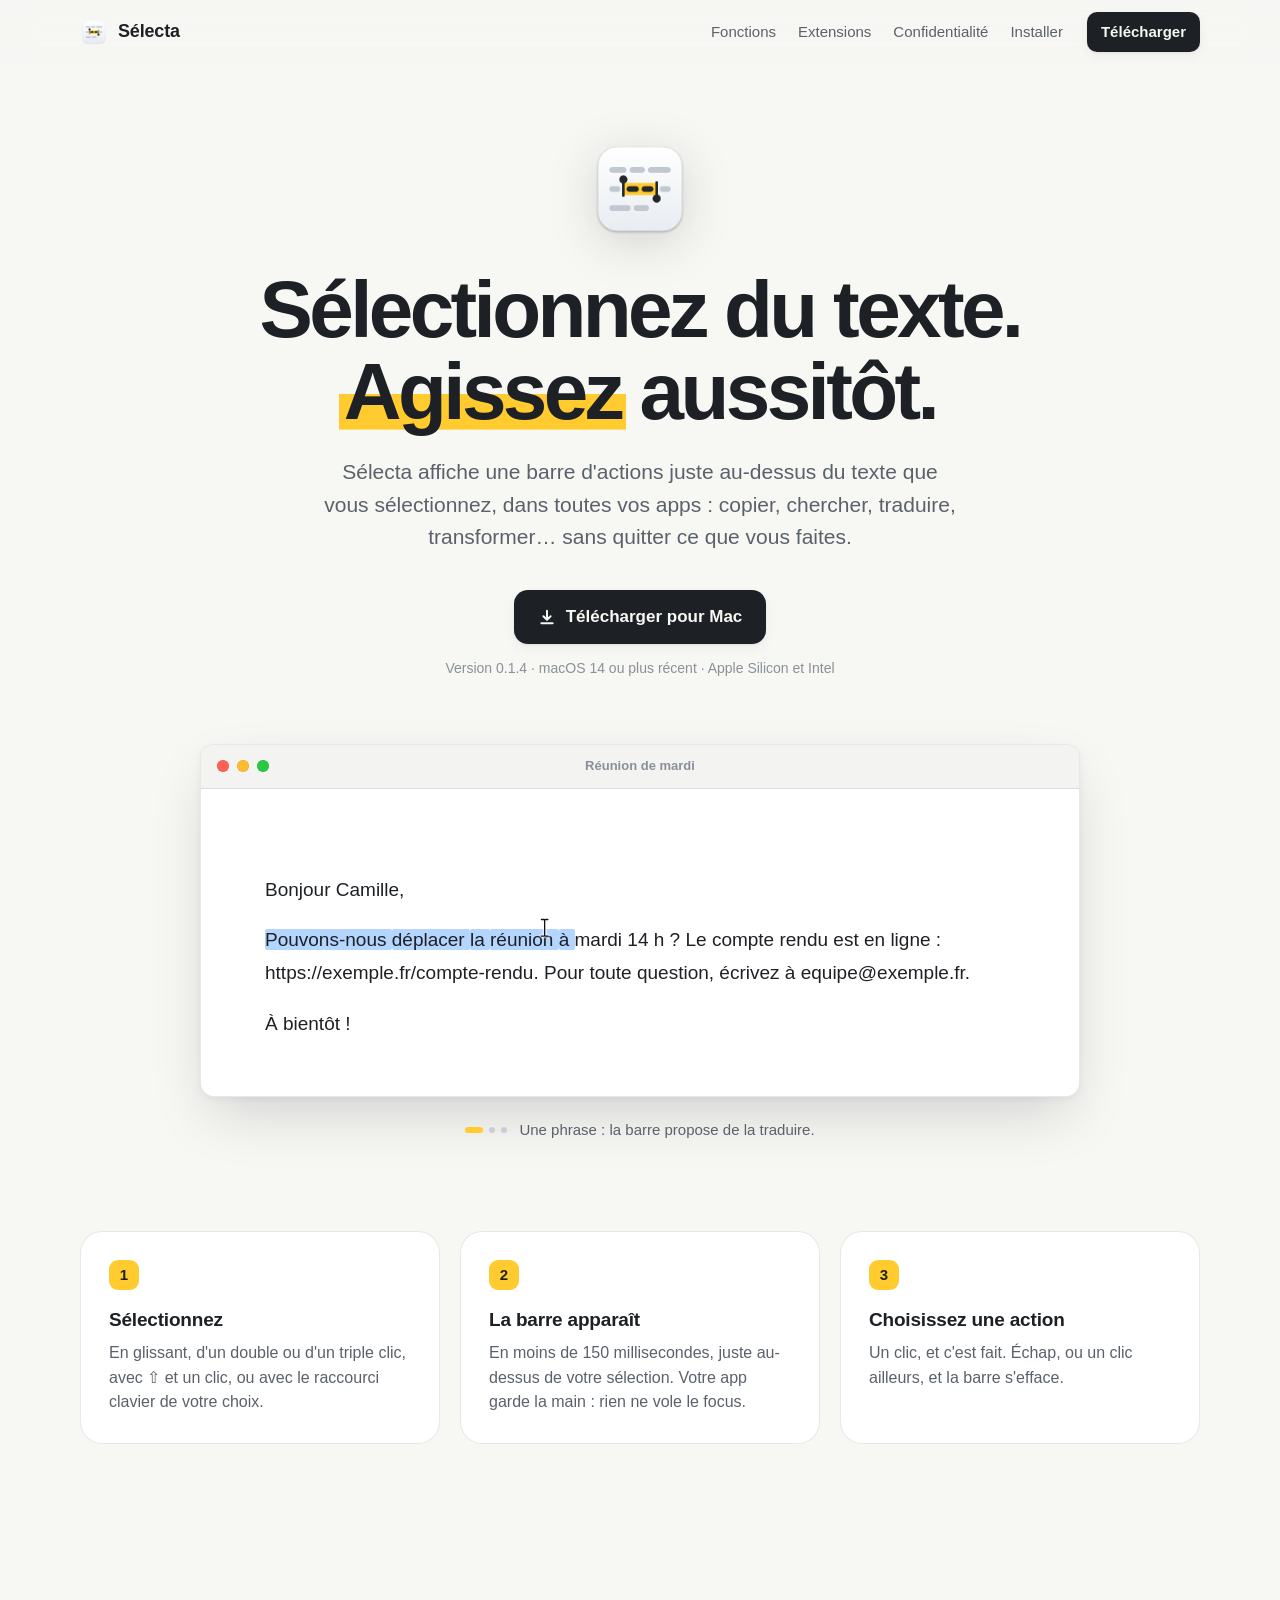
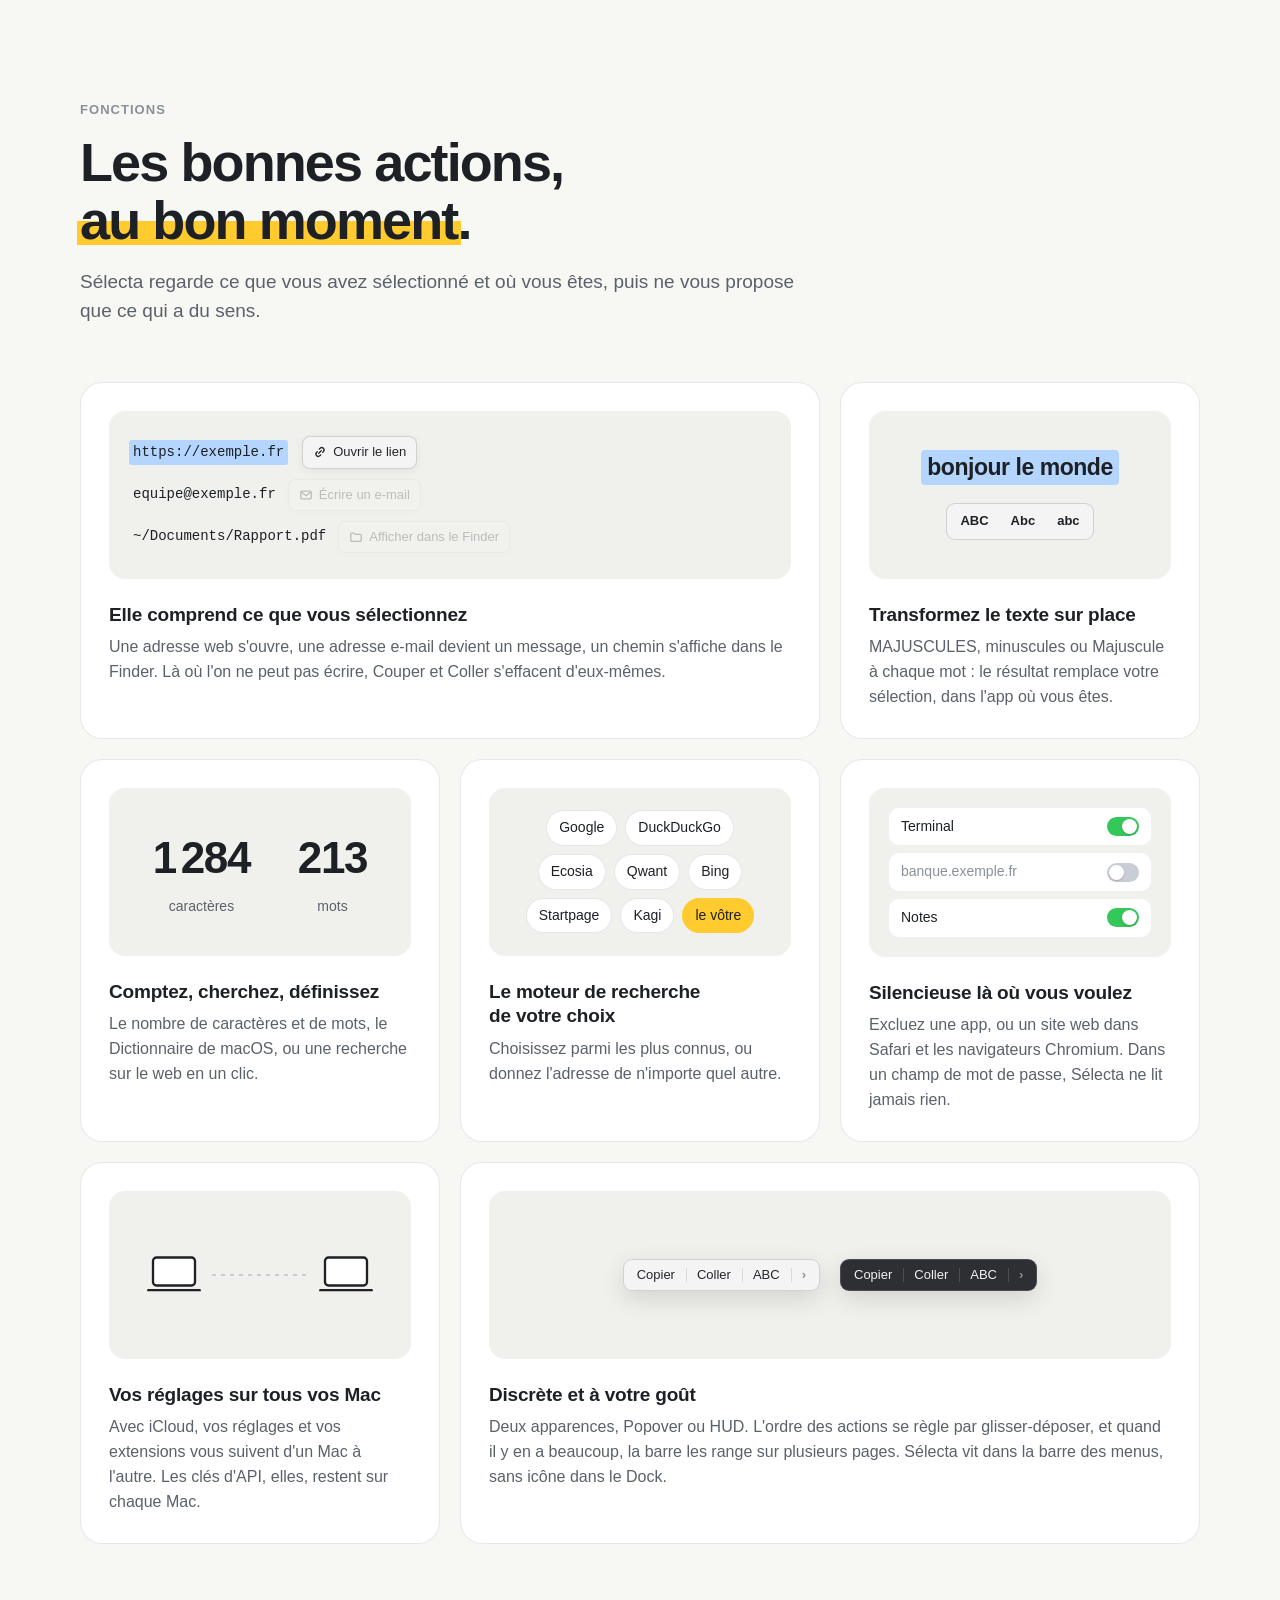
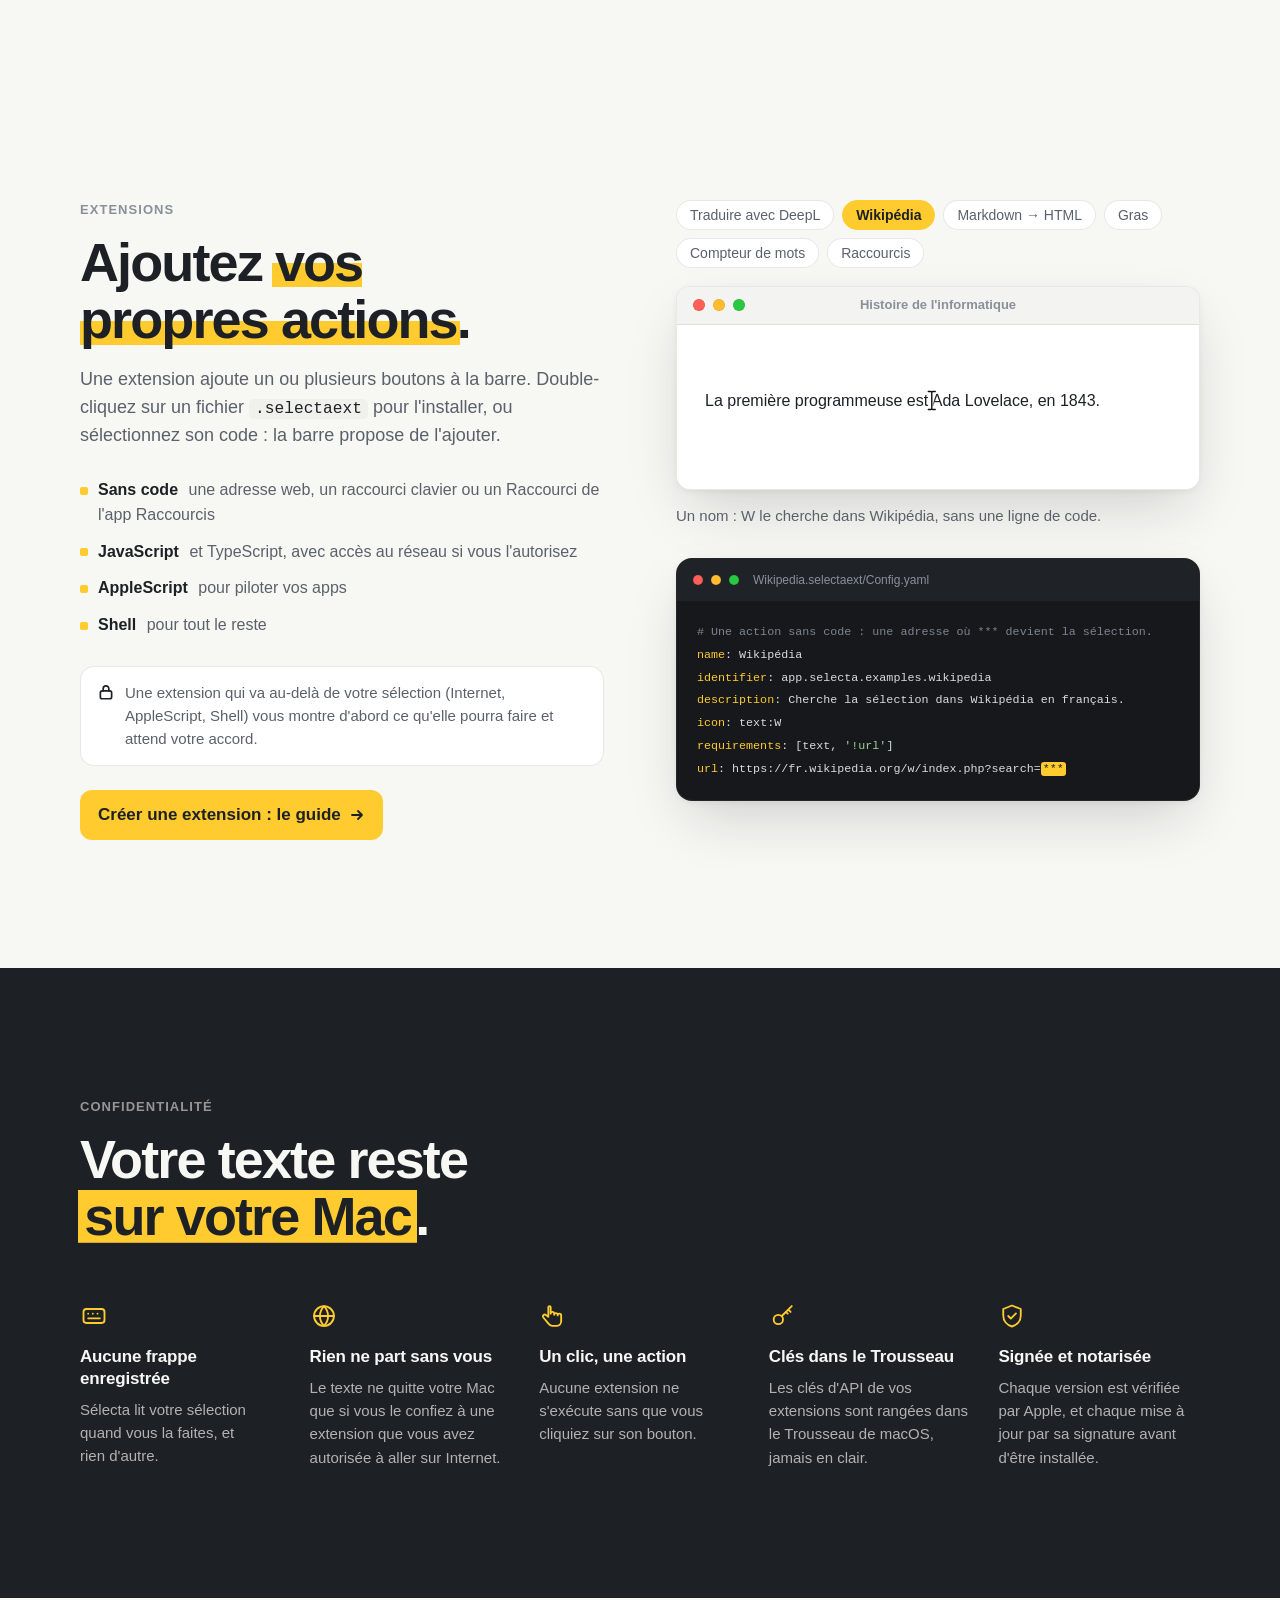
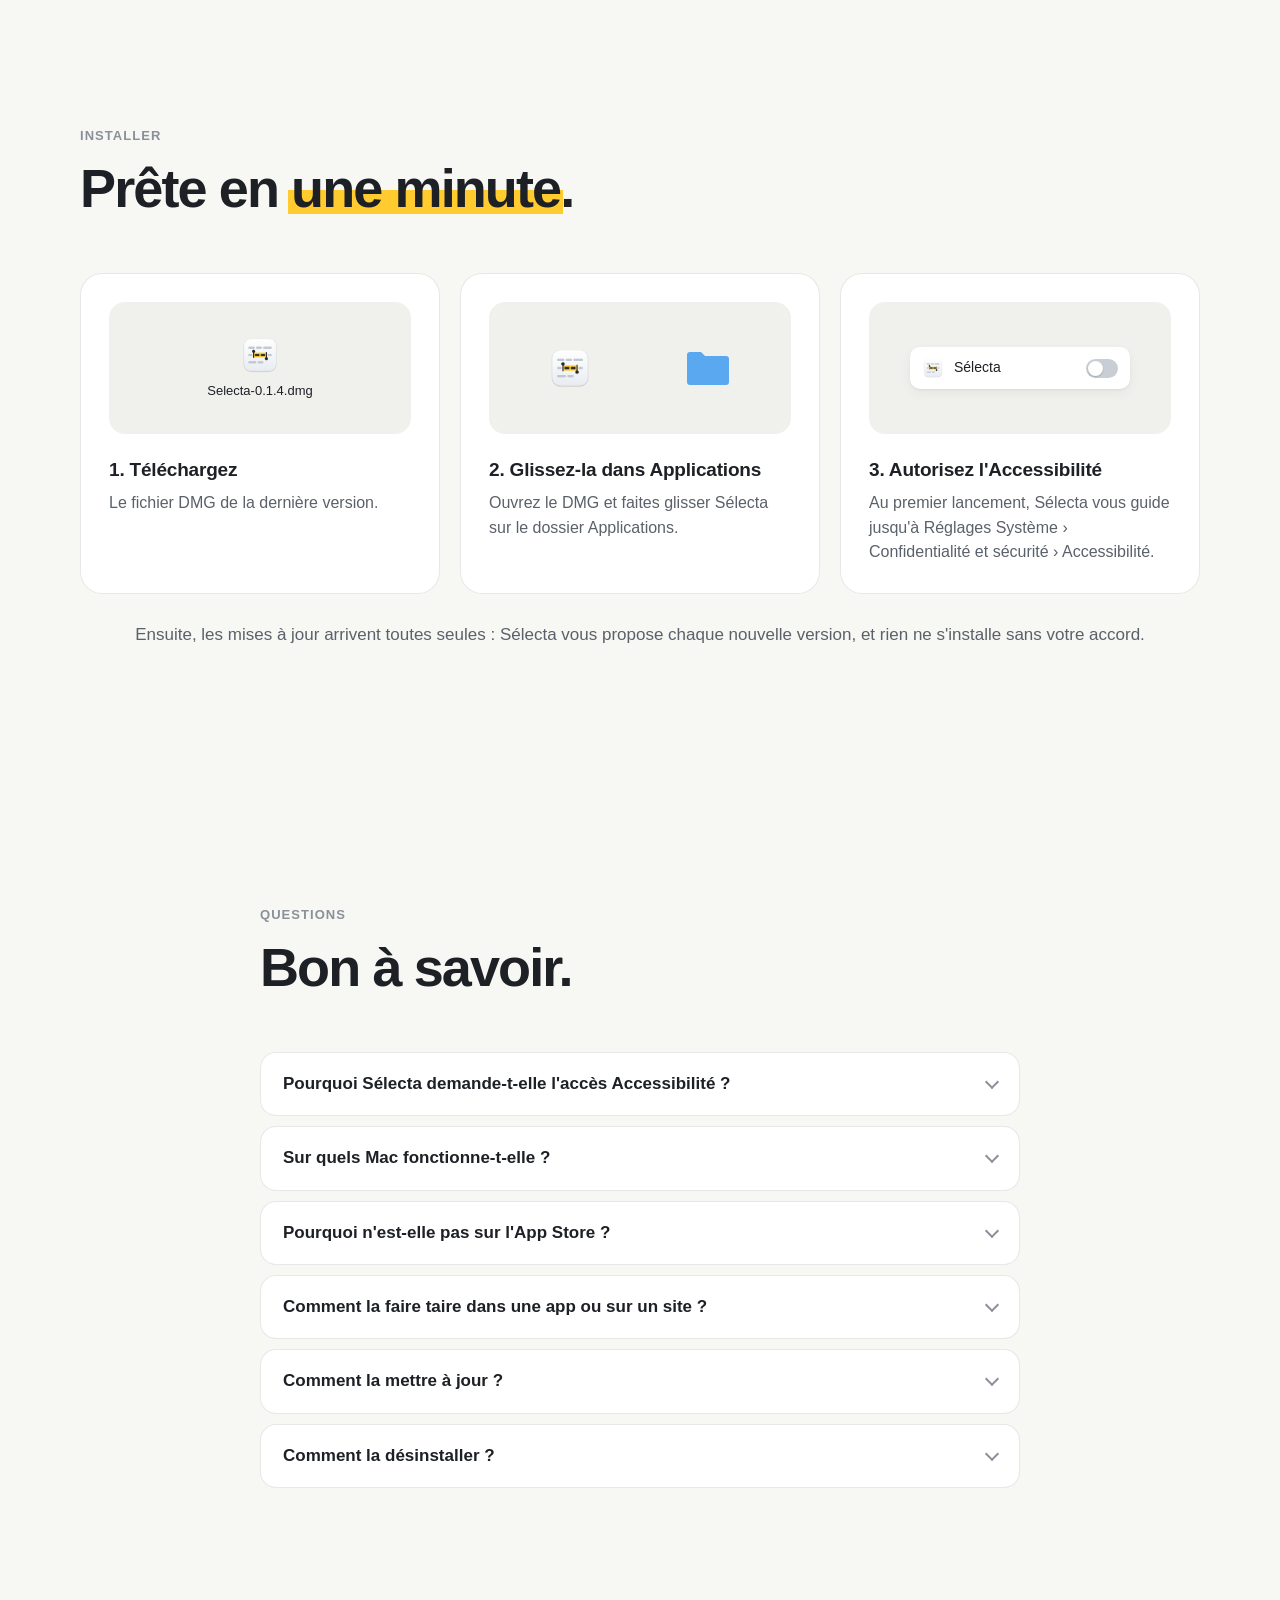
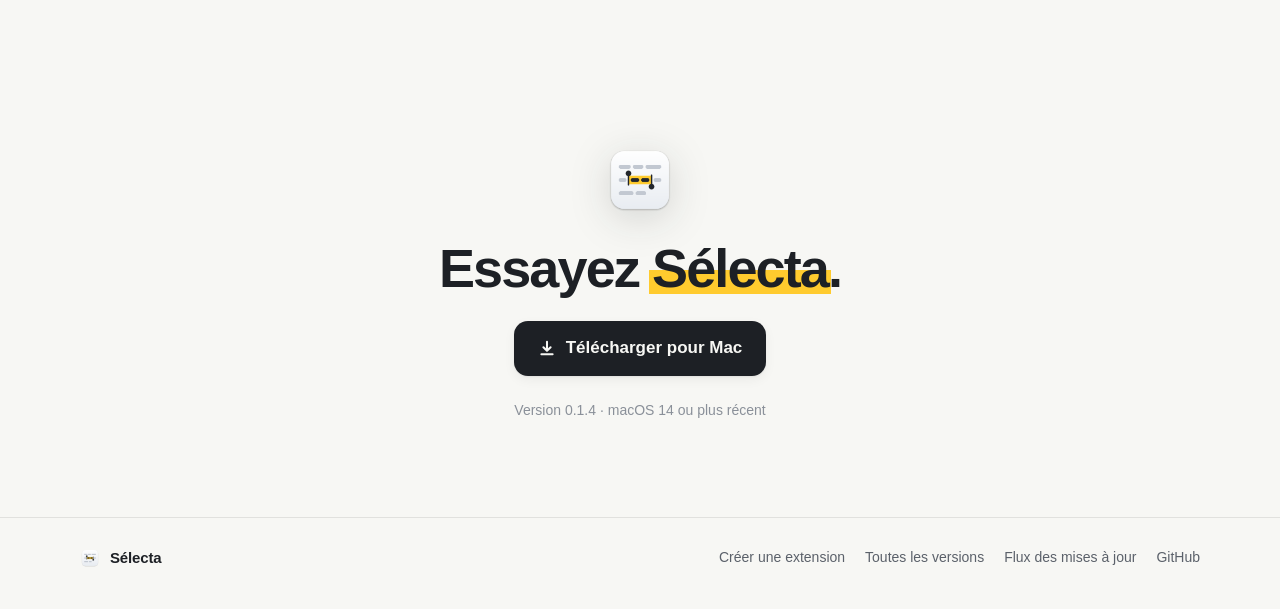
<file: index.html>
<!doctype html>
<html lang="fr" class="no-js">
<head>
  <meta charset="utf-8">
  <meta name="viewport" content="width=device-width, initial-scale=1">
  <title>Sélecta · Une barre d'actions pour le texte que vous sélectionnez</title>
  <meta name="description" content="Sélecta affiche une barre d'actions juste au-dessus du texte que vous sélectionnez sur votre Mac : copier, chercher, traduire, transformer, et les extensions que vous ajoutez.">
  <meta name="theme-color" content="#f7f7f4" media="(prefers-color-scheme: light)">
  <meta name="theme-color" content="#101113" media="(prefers-color-scheme: dark)">
  <meta property="og:type" content="website">
  <meta property="og:title" content="Sélecta">
  <meta property="og:description" content="Une barre d'actions pour le texte que vous sélectionnez sur votre Mac.">
  <meta property="og:image" content="https://rapha-blt.github.io/selecta/assets/og.png">
  <meta property="og:url" content="https://rapha-blt.github.io/selecta/">
  <meta name="twitter:card" content="summary_large_image">
  <link rel="icon" type="image/png" href="assets/favicon.png">
  <link rel="apple-touch-icon" href="assets/icon.png">
  <link rel="alternate" type="application/rss+xml" title="Versions de Sélecta" href="appcast.xml">
  <link rel="stylesheet" href="assets/site.css">
  <script>document.documentElement.classList.replace("no-js", "js")</script>
  <script src="assets/site.js" defer></script>
</head>
<body>
  <a class="skip" href="#contenu">Aller au contenu</a>

  <header class="nav">
    <div class="container nav-inner">
      <a class="brand" href="#" aria-label="Sélecta, haut de la page">
        <img src="assets/icon.png" alt="" width="28" height="28">
        <span>Sélecta</span>
      </a>
      <nav class="nav-links" aria-label="Sections">
        <a href="#fonctions">Fonctions</a>
        <a href="#extensions">Extensions</a>
        <a href="#confidentialite">Confidentialité</a>
        <a href="#installer">Installer</a>
      </nav>
      <a class="button button-small" data-download href="https://github.com/rapha-blt/selecta/releases/latest">Télécharger</a>
    </div>
  </header>

  <main id="contenu">
    <section class="hero">
      <div class="container hero-inner">
        <img class="hero-icon reveal" src="assets/icon.png" alt="" width="104" height="104">
        <h1 class="reveal" style="--d: 80ms">Sélectionnez du texte.<br><span class="mark">Agissez</span> aussitôt.</h1>
        <p class="lead reveal" style="--d: 160ms">Sélecta affiche une barre d'actions juste au-dessus du texte que vous sélectionnez, dans toutes vos apps : copier, chercher, traduire, transformer… sans quitter ce que vous faites.</p>
        <div class="cta reveal" style="--d: 240ms">
          <a class="button" data-download href="https://github.com/rapha-blt/selecta/releases/latest">
            <svg viewBox="0 0 16 16" aria-hidden="true"><path d="M8 2.5v8m0 0-3.2-3.2M8 10.5l3.2-3.2M3 13.5h10"/></svg>
            Télécharger pour Mac
          </a>
          <p class="cta-meta"><span data-version>Dernière version</span> · macOS 14 ou plus récent · Apple Silicon et Intel</p>
        </div>

        <figure class="demo reveal" style="--d: 320ms">
          <div class="window" aria-hidden="true">
            <div class="window-bar">
              <span class="lights"><i></i><i></i><i></i></span>
              <span class="window-title">Réunion de mardi</span>
            </div>
            <div class="window-body" data-demo>
              <div class="doc">
                <p>Bonjour Camille,</p>
                <p><span data-group="phrase" data-unit="word">Pouvons-nous déplacer la réunion à mardi 14 h ?</span> Le compte rendu est en ligne : <span data-group="url" data-unit="char">https://exemple.fr/compte-rendu</span>. Pour toute question, écrivez à <span data-group="mail" data-unit="char">equipe@exemple.fr</span>.</p>
                <p>À bientôt !</p>
              </div>
              <div class="bar" data-bar></div>
              <div class="toast" data-toast></div>
              <div class="cursor" data-cursor>
                <svg class="cursor-arrow" viewBox="0 0 20 24"><path d="M2 2v17.5l4.6-4.4 3 6.9 3.2-1.4-3-6.8h6.4z"/></svg>
                <svg class="cursor-beam" viewBox="0 0 12 22"><path d="M2.5 2h2.6c.6 0 .9.4.9.9 0-.5.3-.9.9-.9h2.6M6 3v16M2.5 20h2.6c.6 0 .9-.4.9-.9 0 .5.3.9.9.9h2.6"/></svg>
              </div>
            </div>
          </div>
          <figcaption class="demo-caption">
            <span class="demo-steps" aria-hidden="true"><i></i><i></i><i></i></span>
            <span data-caption>Une phrase : la barre propose de la traduire.</span>
          </figcaption>
        </figure>
      </div>
    </section>

    <section class="section steps-section">
      <div class="container">
        <ol class="steps">
          <li class="reveal">
            <span class="step-number">1</span>
            <h3>Sélectionnez</h3>
            <p>En glissant, d'un double ou d'un triple clic, avec ⇧ et un clic, ou avec le raccourci clavier de votre choix.</p>
          </li>
          <li class="reveal" style="--d: 80ms">
            <span class="step-number">2</span>
            <h3>La barre apparaît</h3>
            <p>En moins de 150 millisecondes, juste au-dessus de votre sélection. Votre app garde la main : rien ne vole le focus.</p>
          </li>
          <li class="reveal" style="--d: 160ms">
            <span class="step-number">3</span>
            <h3>Choisissez une action</h3>
            <p>Un clic, et c'est fait. Échap, ou un clic ailleurs, et la barre s'efface.</p>
          </li>
        </ol>
      </div>
    </section>

    <section class="section" id="fonctions">
      <div class="container">
        <header class="section-head reveal">
          <p class="eyebrow">Fonctions</p>
          <h2>Les bonnes actions, <span class="mark">au bon moment</span>.</h2>
          <p>Sélecta regarde ce que vous avez sélectionné et où vous êtes, puis ne vous propose que ce qui a du sens.</p>
        </header>

        <div class="bento">
          <article class="card card-wide reveal" data-animate>
            <div class="card-art detect" aria-hidden="true">
              <div class="detect-row"><code>https://exemple.fr</code><span class="chip"><svg viewBox="0 0 16 16"><path d="M6.6 9.4l2.8-2.8M7.2 4.6l1-1a2.7 2.7 0 0 1 3.8 3.8l-1 1M8.8 11.4l-1 1a2.7 2.7 0 0 1-3.8-3.8l1-1"/></svg>Ouvrir le lien</span></div>
              <div class="detect-row"><code>equipe@exemple.fr</code><span class="chip"><svg viewBox="0 0 16 16"><rect x="2" y="3.5" width="12" height="9" rx="1.6"/><path d="m2.6 4.6 5.4 4.2 5.4-4.2"/></svg>Écrire un e-mail</span></div>
              <div class="detect-row"><code>~/Documents/Rapport.pdf</code><span class="chip"><svg viewBox="0 0 16 16"><path d="M2 4.6a1 1 0 0 1 1-1h3l1.5 1.5H13a1 1 0 0 1 1 1V12a1 1 0 0 1-1 1H3a1 1 0 0 1-1-1z"/></svg>Afficher dans le Finder</span></div>
            </div>
            <h3>Elle comprend ce que vous sélectionnez</h3>
            <p>Une adresse web s'ouvre, une adresse e-mail devient un message, un chemin s'affiche dans le Finder. Là où l'on ne peut pas écrire, Couper et Coller s'effacent d'eux-mêmes.</p>
          </article>

          <article class="card reveal" style="--d: 80ms" data-animate>
            <div class="card-art transform" aria-hidden="true">
              <span class="transform-text" data-transform>bonjour le monde</span>
              <span class="transform-keys"><b data-key="upper">ABC</b><b data-key="title">Abc</b><b data-key="lower">abc</b></span>
            </div>
            <h3>Transformez le texte sur place</h3>
            <p>MAJUSCULES, minuscules ou Majuscule à chaque mot : le résultat remplace votre sélection, dans l'app où vous êtes.</p>
          </article>

          <article class="card reveal" data-animate>
            <div class="card-art count" aria-hidden="true">
              <div><b data-count="1284">0</b><span>caractères</span></div>
              <div><b data-count="213">0</b><span>mots</span></div>
            </div>
            <h3>Comptez, cherchez, définissez</h3>
            <p>Le nombre de caractères et de mots, le Dictionnaire de macOS, ou une recherche sur le web en un clic.</p>
          </article>

          <article class="card reveal" style="--d: 80ms" data-animate>
            <div class="card-art engines" aria-hidden="true">
              <span>Google</span><span>DuckDuckGo</span><span>Ecosia</span><span>Qwant</span><span>Bing</span><span>Startpage</span><span>Kagi</span><span class="engine-own">le vôtre</span>
            </div>
            <h3>Le moteur de recherche de votre choix</h3>
            <p>Choisissez parmi les plus connus, ou donnez l'adresse de n'importe quel autre.</p>
          </article>

          <article class="card reveal" style="--d: 160ms" data-animate>
            <div class="card-art exclude" aria-hidden="true">
              <div class="exclude-row"><span>Terminal</span><i class="switch"></i></div>
              <div class="exclude-row is-off"><span>banque.exemple.fr</span><i class="switch"></i></div>
              <div class="exclude-row"><span>Notes</span><i class="switch"></i></div>
            </div>
            <h3>Silencieuse là où vous voulez</h3>
            <p>Excluez une app, ou un site web dans Safari et les navigateurs Chromium. Dans un champ de mot de passe, Sélecta ne lit jamais rien.</p>
          </article>

          <article class="card reveal" data-animate>
            <div class="card-art sync" aria-hidden="true">
              <svg class="sync-mac" viewBox="0 0 48 36"><rect x="6" y="3" width="36" height="24" rx="3"/><path d="M2 31h44"/></svg>
              <span class="sync-path"><i></i><i></i><i></i></span>
              <svg class="sync-mac" viewBox="0 0 48 36"><rect x="6" y="3" width="36" height="24" rx="3"/><path d="M2 31h44"/></svg>
            </div>
            <h3>Vos réglages sur tous vos Mac</h3>
            <p>Avec iCloud, vos réglages et vos extensions vous suivent d'un Mac à l'autre. Les clés d'API, elles, restent sur chaque Mac.</p>
          </article>

          <article class="card card-wide reveal" style="--d: 80ms" data-animate>
            <div class="card-art looks" aria-hidden="true">
              <div class="mini-bar"><span>Copier</span><span>Coller</span><span>ABC</span><span class="mini-pages">›</span></div>
              <div class="mini-bar mini-hud"><span>Copier</span><span>Coller</span><span>ABC</span><span class="mini-pages">›</span></div>
            </div>
            <h3>Discrète et à votre goût</h3>
            <p>Deux apparences, Popover ou HUD. L'ordre des actions se règle par glisser-déposer, et quand il y en a beaucoup, la barre les range sur plusieurs pages. Sélecta vit dans la barre des menus, sans icône dans le Dock.</p>
          </article>
        </div>
      </div>
    </section>

    <section class="section" id="extensions">
      <div class="container split split-top">
        <div class="split-text reveal">
          <p class="eyebrow">Extensions</p>
          <h2>Ajoutez <span class="mark">vos propres actions</span>.</h2>
          <p>Une extension ajoute un ou plusieurs boutons à la barre. Double-cliquez sur un fichier <code>.selectaext</code> pour l'installer, ou sélectionnez son code : la barre propose de l'ajouter.</p>
          <ul class="kinds">
            <li><b>Sans code</b> une adresse web, un raccourci clavier ou un Raccourci de l'app Raccourcis</li>
            <li><b>JavaScript</b> et TypeScript, avec accès au réseau si vous l'autorisez</li>
            <li><b>AppleScript</b> pour piloter vos apps</li>
            <li><b>Shell</b> pour tout le reste</li>
          </ul>
          <p class="note"><svg viewBox="0 0 16 16" aria-hidden="true"><rect x="3" y="7" width="10" height="7" rx="1.6"/><path d="M5.5 7V5a2.5 2.5 0 0 1 5 0v2"/></svg>Une extension qui va au-delà de votre sélection (Internet, AppleScript, Shell) vous montre d'abord ce qu'elle pourra faire et attend votre accord.</p>
          <a class="guide-link" href="extensions/">Créer une extension : le guide<svg viewBox="0 0 16 16" aria-hidden="true"><path d="M3 8h10m0 0L9 4m4 4-4 4"/></svg></a>
        </div>
        <div class="split-art reveal" style="--d: 120ms" data-showcase>
          <div class="ext-chips" role="group" aria-label="Exemples d'extensions">
            <button type="button" data-ext="deepl" aria-pressed="false">Traduire avec DeepL</button>
            <button type="button" data-ext="wikipedia" aria-pressed="true">Wikipédia</button>
            <button type="button" data-ext="markdown" aria-pressed="false">Markdown → HTML</button>
            <button type="button" data-ext="bold" aria-pressed="false">Gras</button>
            <button type="button" data-ext="count" aria-pressed="false">Compteur de mots</button>
            <button type="button" data-ext="shortcut" aria-pressed="false">Raccourcis</button>
          </div>
          <div class="window ext-window" aria-hidden="true">
            <div class="window-bar">
              <span class="lights"><i></i><i></i><i></i></span>
              <span class="window-title" data-ext-title>Histoire de l'informatique</span>
            </div>
            <div class="window-body" data-ext-stage>
              <div class="doc"><p data-ext-text>La première programmeuse est Ada Lovelace, en 1843.</p></div>
              <div class="bar" data-bar></div>
              <div class="toast" data-toast></div>
              <div class="cursor" data-cursor>
                <svg class="cursor-arrow" viewBox="0 0 20 24"><path d="M2 2v17.5l4.6-4.4 3 6.9 3.2-1.4-3-6.8h6.4z"/></svg>
                <svg class="cursor-beam" viewBox="0 0 12 22"><path d="M2.5 2h2.6c.6 0 .9.4.9.9 0-.5.3-.9.9-.9h2.6M6 3v16M2.5 20h2.6c.6 0 .9-.4.9-.9 0 .5.3.9.9.9h2.6"/></svg>
              </div>
            </div>
          </div>
          <p class="ext-caption" data-ext-caption>Un nom : W le cherche dans Wikipédia, sans une ligne de code.</p>
          <div class="code-card ext-code">
            <div class="code-head"><span class="lights"><i></i><i></i><i></i></span><span data-ext-file>Wikipedia.selectaext/Config.yaml</span></div>
<pre><code data-ext-code># Une action sans code : une adresse où *** devient la sélection.
name: Wikipédia
identifier: app.selecta.examples.wikipedia
description: Cherche la sélection dans Wikipédia en français.
icon: text:W
requirements: [text, '!url']
url: https://fr.wikipedia.org/w/index.php?search=***</code></pre>
          </div>
        </div>
      </div>
    </section>

    <section class="section privacy" id="confidentialite">
      <div class="container">
        <header class="section-head reveal">
          <p class="eyebrow">Confidentialité</p>
          <h2>Votre texte reste <span class="mark">sur votre Mac</span>.</h2>
        </header>
        <ul class="privacy-grid">
          <li class="reveal"><svg viewBox="0 0 24 24" aria-hidden="true"><rect x="3" y="6" width="18" height="12" rx="2.5"/><path d="M7 10h.01M11 10h.01M15 10h.01M7 14h10"/></svg><h3>Aucune frappe enregistrée</h3><p>Sélecta lit votre sélection quand vous la faites, et rien d'autre.</p></li>
          <li class="reveal" style="--d: 60ms"><svg viewBox="0 0 24 24" aria-hidden="true"><circle cx="12" cy="12" r="8.5"/><path d="M3.5 12h17M12 3.5c2.4 2.6 3.5 5.4 3.5 8.5s-1.1 5.9-3.5 8.5c-2.4-2.6-3.5-5.4-3.5-8.5s1.1-5.9 3.5-8.5z"/></svg><h3>Rien ne part sans vous</h3><p>Le texte ne quitte votre Mac que si vous le confiez à une extension que vous avez autorisée à aller sur Internet.</p></li>
          <li class="reveal" style="--d: 120ms"><svg viewBox="0 0 24 24" aria-hidden="true"><path d="M8 4.5v8.2l-2-1.6a1.6 1.6 0 0 0-2.3 2.2L8.5 19a4 4 0 0 0 3 1.5H15a4 4 0 0 0 4-4v-5a1.5 1.5 0 0 0-3 0v-.5a1.5 1.5 0 0 0-3 0V10a1.5 1.5 0 0 0-3 0V4.5a1 1 0 0 0-2 0z"/></svg><h3>Un clic, une action</h3><p>Aucune extension ne s'exécute sans que vous cliquiez sur son bouton.</p></li>
          <li class="reveal" style="--d: 180ms"><svg viewBox="0 0 24 24" aria-hidden="true"><circle cx="8" cy="15" r="4"/><path d="M11 12l8.5-8.5M16.5 6.5l2 2M14.5 8.5l1.5 1.5"/></svg><h3>Clés dans le Trousseau</h3><p>Les clés d'API de vos extensions sont rangées dans le Trousseau de macOS, jamais en clair.</p></li>
          <li class="reveal" style="--d: 240ms"><svg viewBox="0 0 24 24" aria-hidden="true"><path d="M12 3 4.5 6v5.5c0 4.6 3.1 8.2 7.5 9.5 4.4-1.3 7.5-4.9 7.5-9.5V6z"/><path d="m8.8 12 2.2 2.2 4.4-4.4"/></svg><h3>Signée et notarisée</h3><p>Chaque version est vérifiée par Apple, et chaque mise à jour par sa signature avant d'être installée.</p></li>
        </ul>
      </div>
    </section>

    <section class="section" id="installer">
      <div class="container">
        <header class="section-head reveal">
          <p class="eyebrow">Installer</p>
          <h2>Prête en <span class="mark">une minute</span>.</h2>
        </header>
        <ol class="install">
          <li class="reveal" data-animate>
            <div class="install-art" aria-hidden="true">
              <span class="install-file"><img src="assets/icon.png" alt="" width="40" height="40"><span data-dmg-name>Selecta.dmg</span></span>
            </div>
            <h3>1. Téléchargez</h3>
            <p>Le fichier DMG de la dernière version.</p>
          </li>
          <li class="reveal" style="--d: 80ms" data-animate>
            <div class="install-art install-dmg" aria-hidden="true">
              <img class="install-app" src="assets/icon.png" alt="" width="44" height="44">
              <svg class="install-arrow" viewBox="0 0 80 24"><path d="M4 16q36-16 70 0M66 9l8 7-9 4"/></svg>
              <svg class="install-folder" viewBox="0 0 48 40"><path d="M3 7a3 3 0 0 1 3-3h11l4 4h21a3 3 0 0 1 3 3v23a3 3 0 0 1-3 3H6a3 3 0 0 1-3-3z"/></svg>
            </div>
            <h3>2. Glissez-la dans Applications</h3>
            <p>Ouvrez le DMG et faites glisser Sélecta sur le dossier Applications.</p>
          </li>
          <li class="reveal" style="--d: 160ms" data-animate>
            <div class="install-art install-settings" aria-hidden="true">
              <span class="settings-row"><img src="assets/icon.png" alt="" width="22" height="22">Sélecta<i class="switch"></i></span>
            </div>
            <h3>3. Autorisez l'Accessibilité</h3>
            <p>Au premier lancement, Sélecta vous guide jusqu'à Réglages Système › Confidentialité et sécurité › Accessibilité.</p>
          </li>
        </ol>
        <p class="install-note reveal">Ensuite, les mises à jour arrivent toutes seules : Sélecta vous propose chaque nouvelle version, et rien ne s'installe sans votre accord.</p>
      </div>
    </section>

    <section class="section" id="questions">
      <div class="container narrow">
        <header class="section-head reveal">
          <p class="eyebrow">Questions</p>
          <h2>Bon à savoir.</h2>
        </header>
        <div class="faq reveal">
          <details>
            <summary>Pourquoi Sélecta demande-t-elle l'accès Accessibilité ?</summary>
            <p>Pour lire le texte que vous sélectionnez et sa position à l'écran, pour copier, coller ou remplacer ce texte à votre demande (⌘C, ⌘V), et pour afficher la barre au bon endroit sans voler le focus.</p>
          </details>
          <details>
            <summary>Sur quels Mac fonctionne-t-elle ?</summary>
            <p>Sur macOS 14 Sonoma ou plus récent, avec une puce Apple ou un processeur Intel.</p>
          </details>
          <details>
            <summary>Pourquoi n'est-elle pas sur l'App Store ?</summary>
            <p>Les apps de l'App Store sont enfermées dans un bac à sable qui leur interdit de lire et de remplacer le texte des autres apps. Sélecta est donc distribuée ici, signée et notarisée par Apple.</p>
          </details>
          <details>
            <summary>Comment la faire taire dans une app ou sur un site ?</summary>
            <p>Dans les réglages de Sélecta, ajoutez l'app ou le site aux exclusions. Les sites se règlent dans Safari et dans les navigateurs Chromium.</p>
          </details>
          <details>
            <summary>Comment la mettre à jour ?</summary>
            <p>Sélecta cherche elle-même les nouvelles versions une fois par jour et vous les propose. Vous pouvez aussi choisir « Rechercher les mises à jour… » dans son menu.</p>
          </details>
          <details>
            <summary>Comment la désinstaller ?</summary>
            <p>Quittez Sélecta depuis son menu, mettez-la à la Corbeille depuis le dossier Applications, puis retirez-la de la liste dans Réglages Système › Confidentialité et sécurité › Accessibilité.</p>
          </details>
        </div>
      </div>
    </section>

    <section class="section final">
      <div class="container final-inner reveal">
        <img src="assets/icon.png" alt="" width="72" height="72">
        <h2>Essayez <span class="mark">Sélecta</span>.</h2>
        <a class="button" data-download href="https://github.com/rapha-blt/selecta/releases/latest">
          <svg viewBox="0 0 16 16" aria-hidden="true"><path d="M8 2.5v8m0 0-3.2-3.2M8 10.5l3.2-3.2M3 13.5h10"/></svg>
          Télécharger pour Mac
        </a>
        <p class="cta-meta"><span data-version>Dernière version</span> · macOS 14 ou plus récent</p>
      </div>
    </section>
  </main>

  <footer class="footer">
    <div class="container footer-inner">
      <span class="brand brand-small"><img src="assets/icon.png" alt="" width="20" height="20">Sélecta</span>
      <nav aria-label="Liens">
        <a href="extensions/">Créer une extension</a>
        <a href="https://github.com/rapha-blt/selecta/releases">Toutes les versions</a>
        <a href="appcast.xml">Flux des mises à jour</a>
        <a href="https://github.com/rapha-blt/selecta">GitHub</a>
      </nav>
    </div>
  </footer>
</body>
</html>
</file>
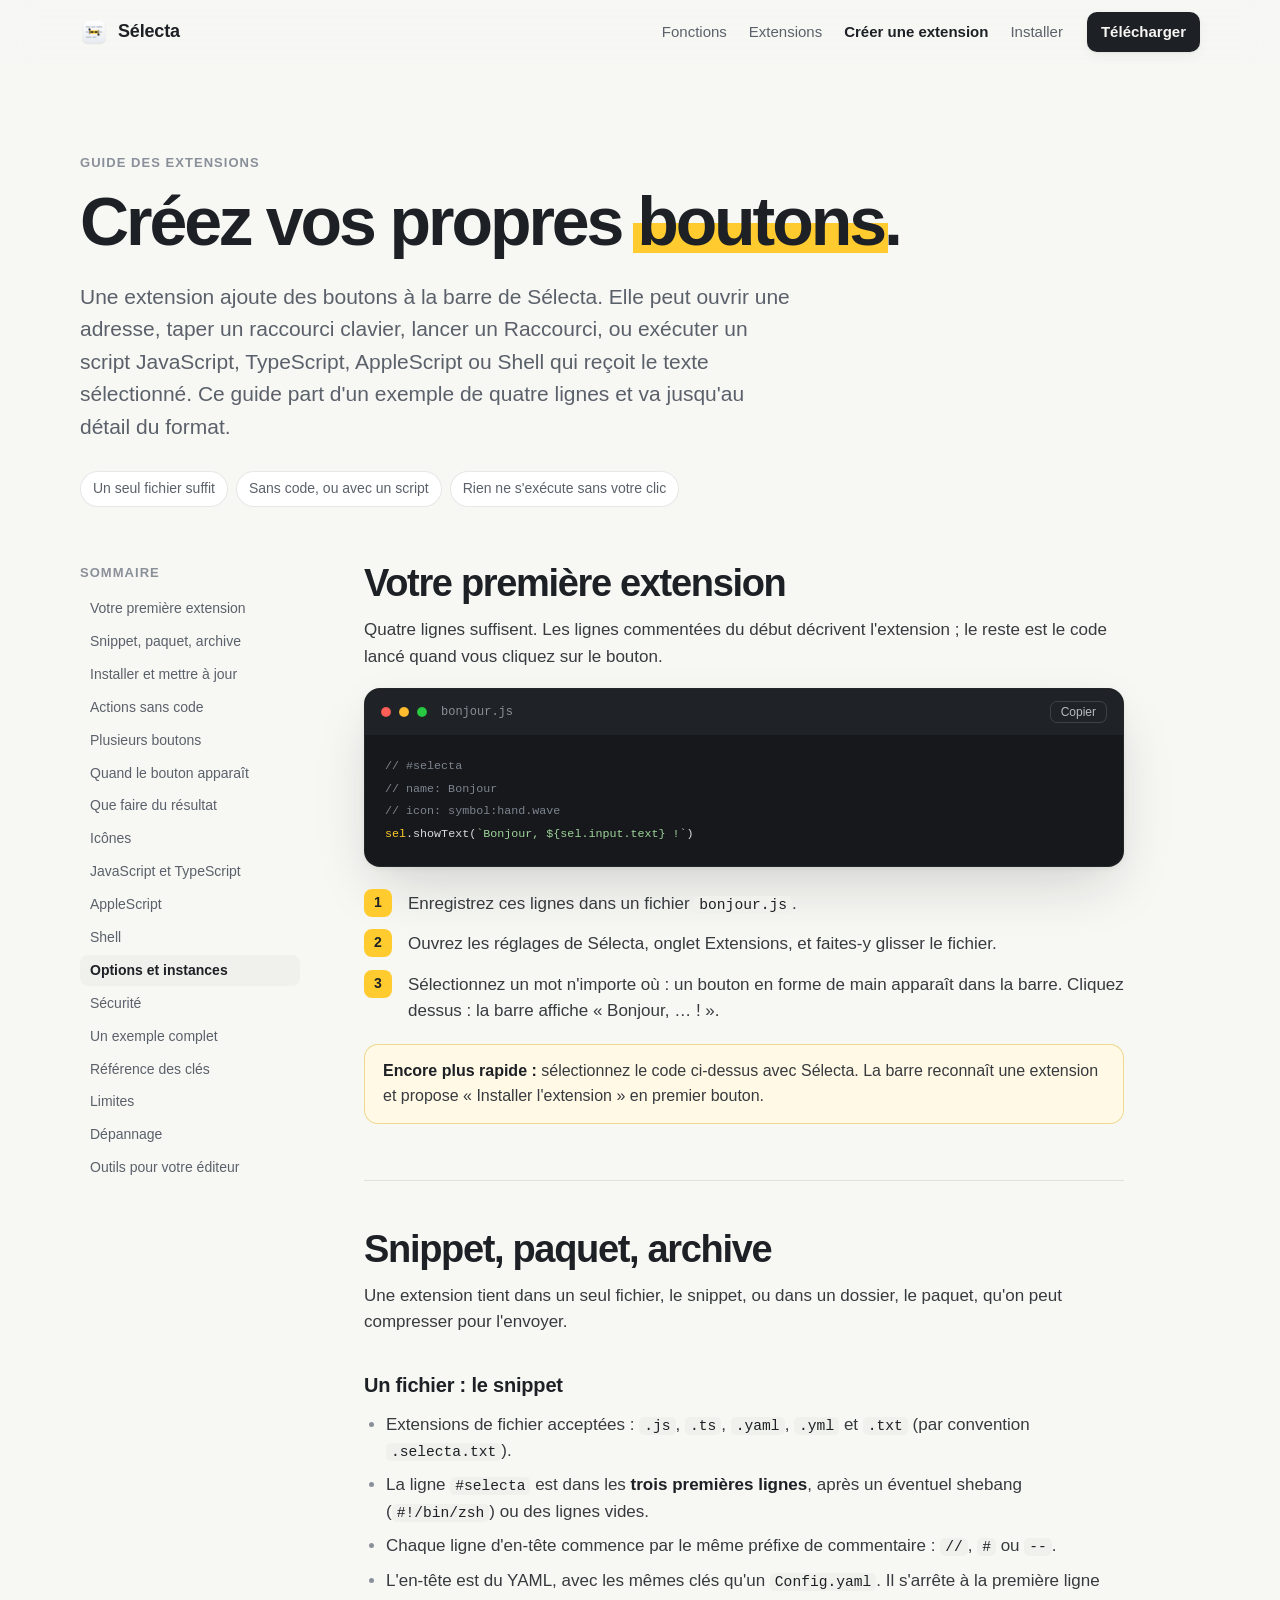
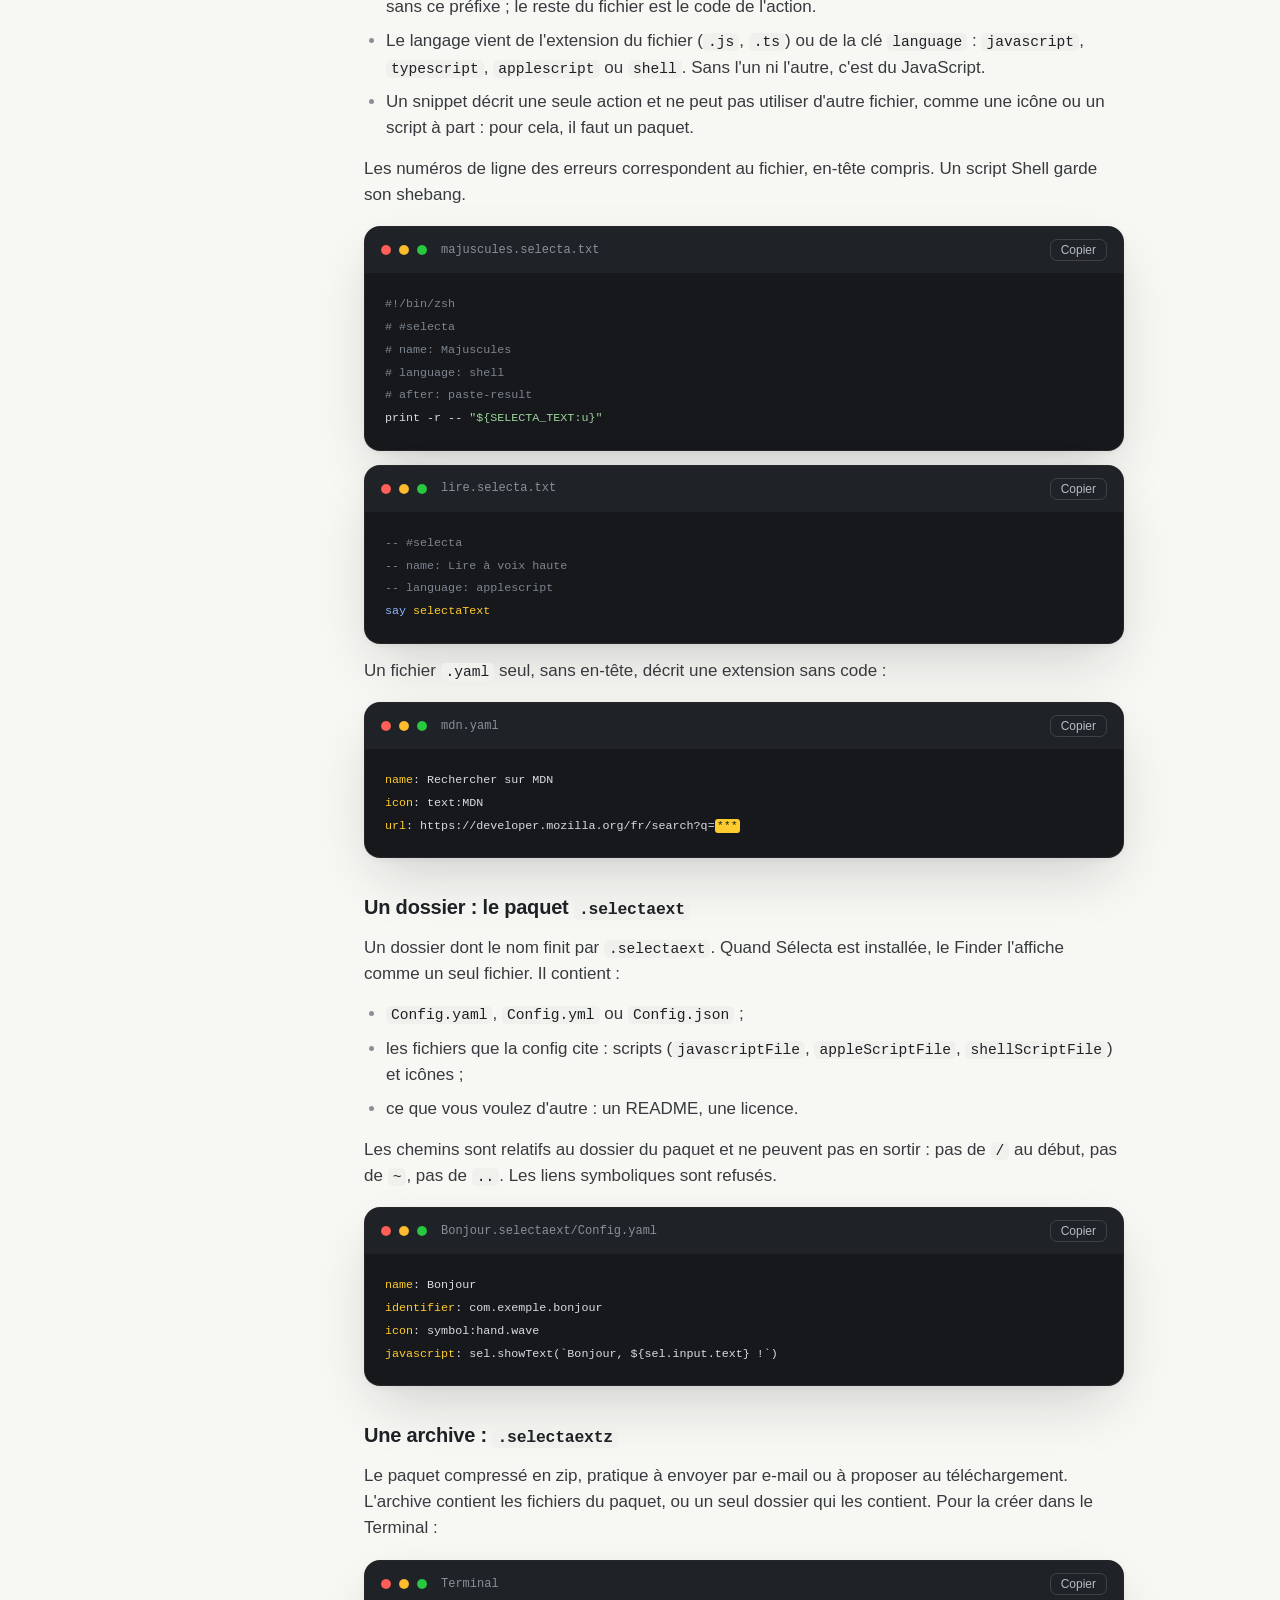
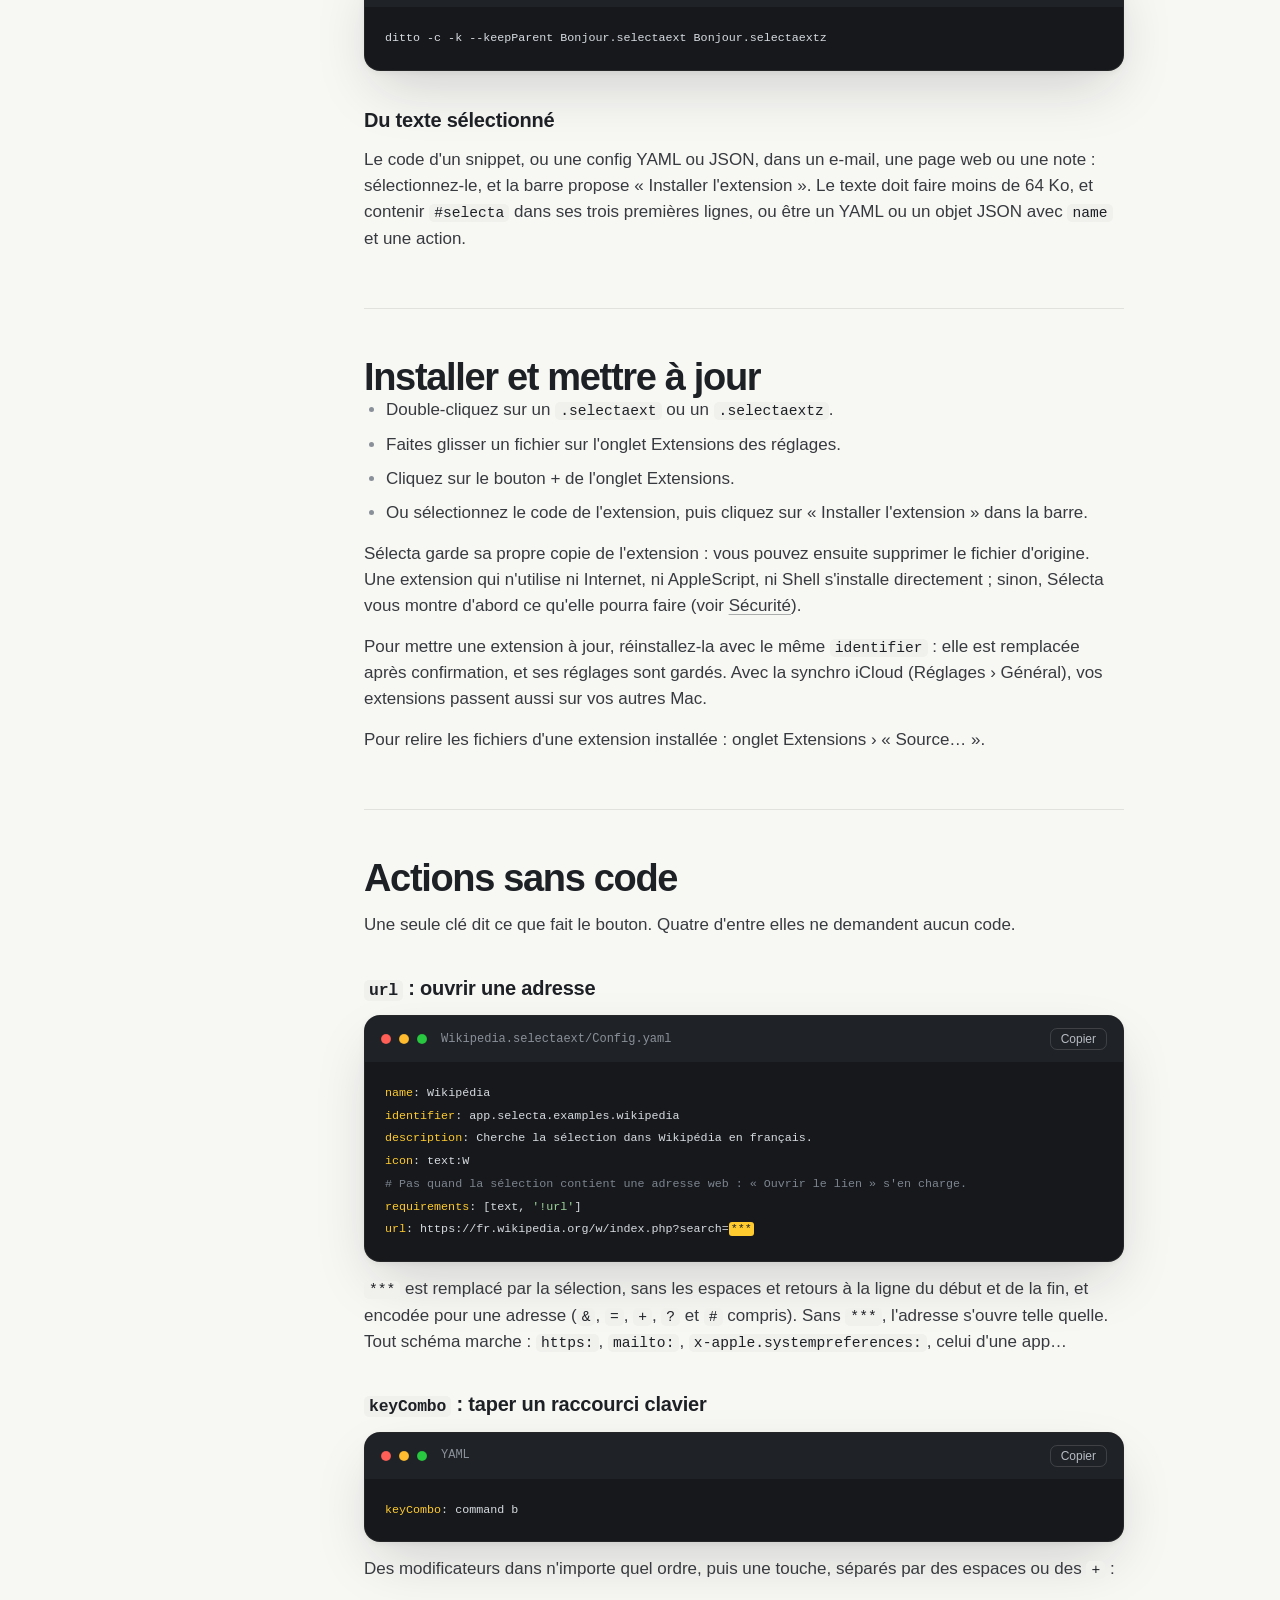
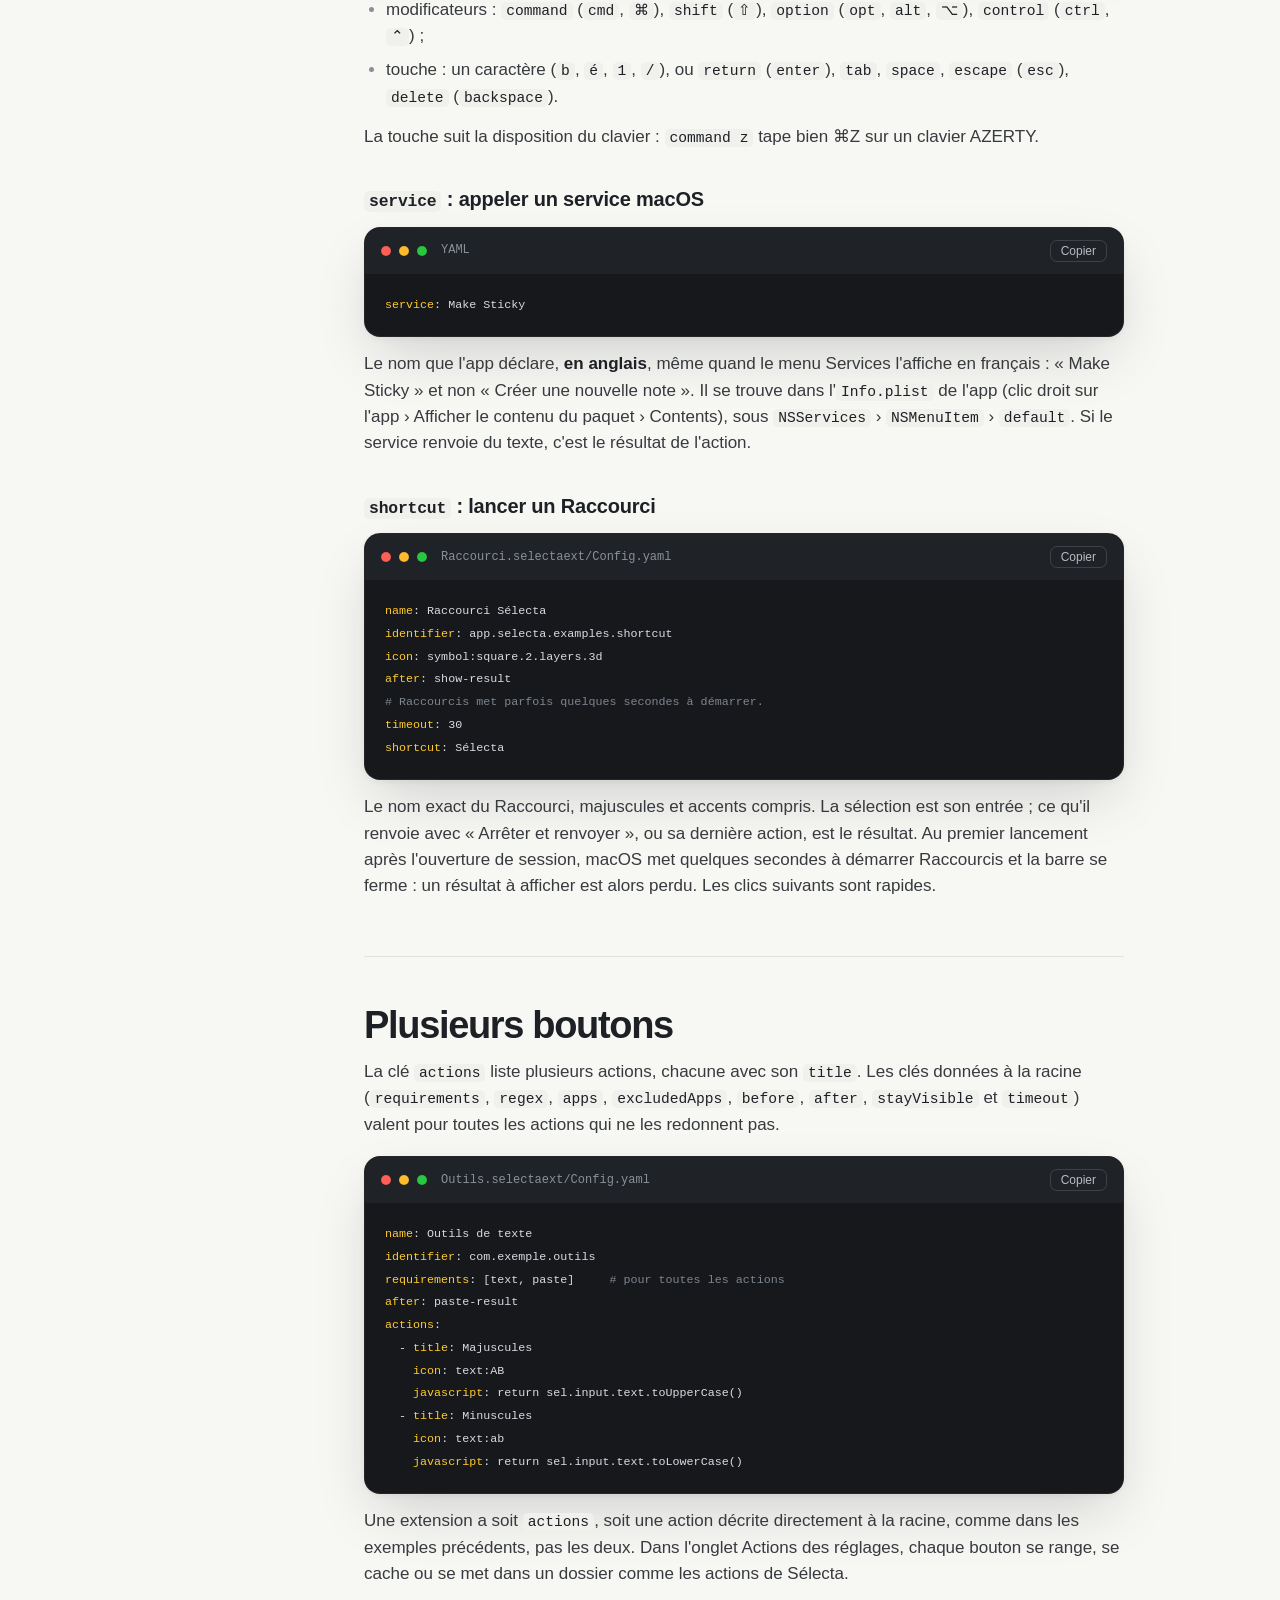
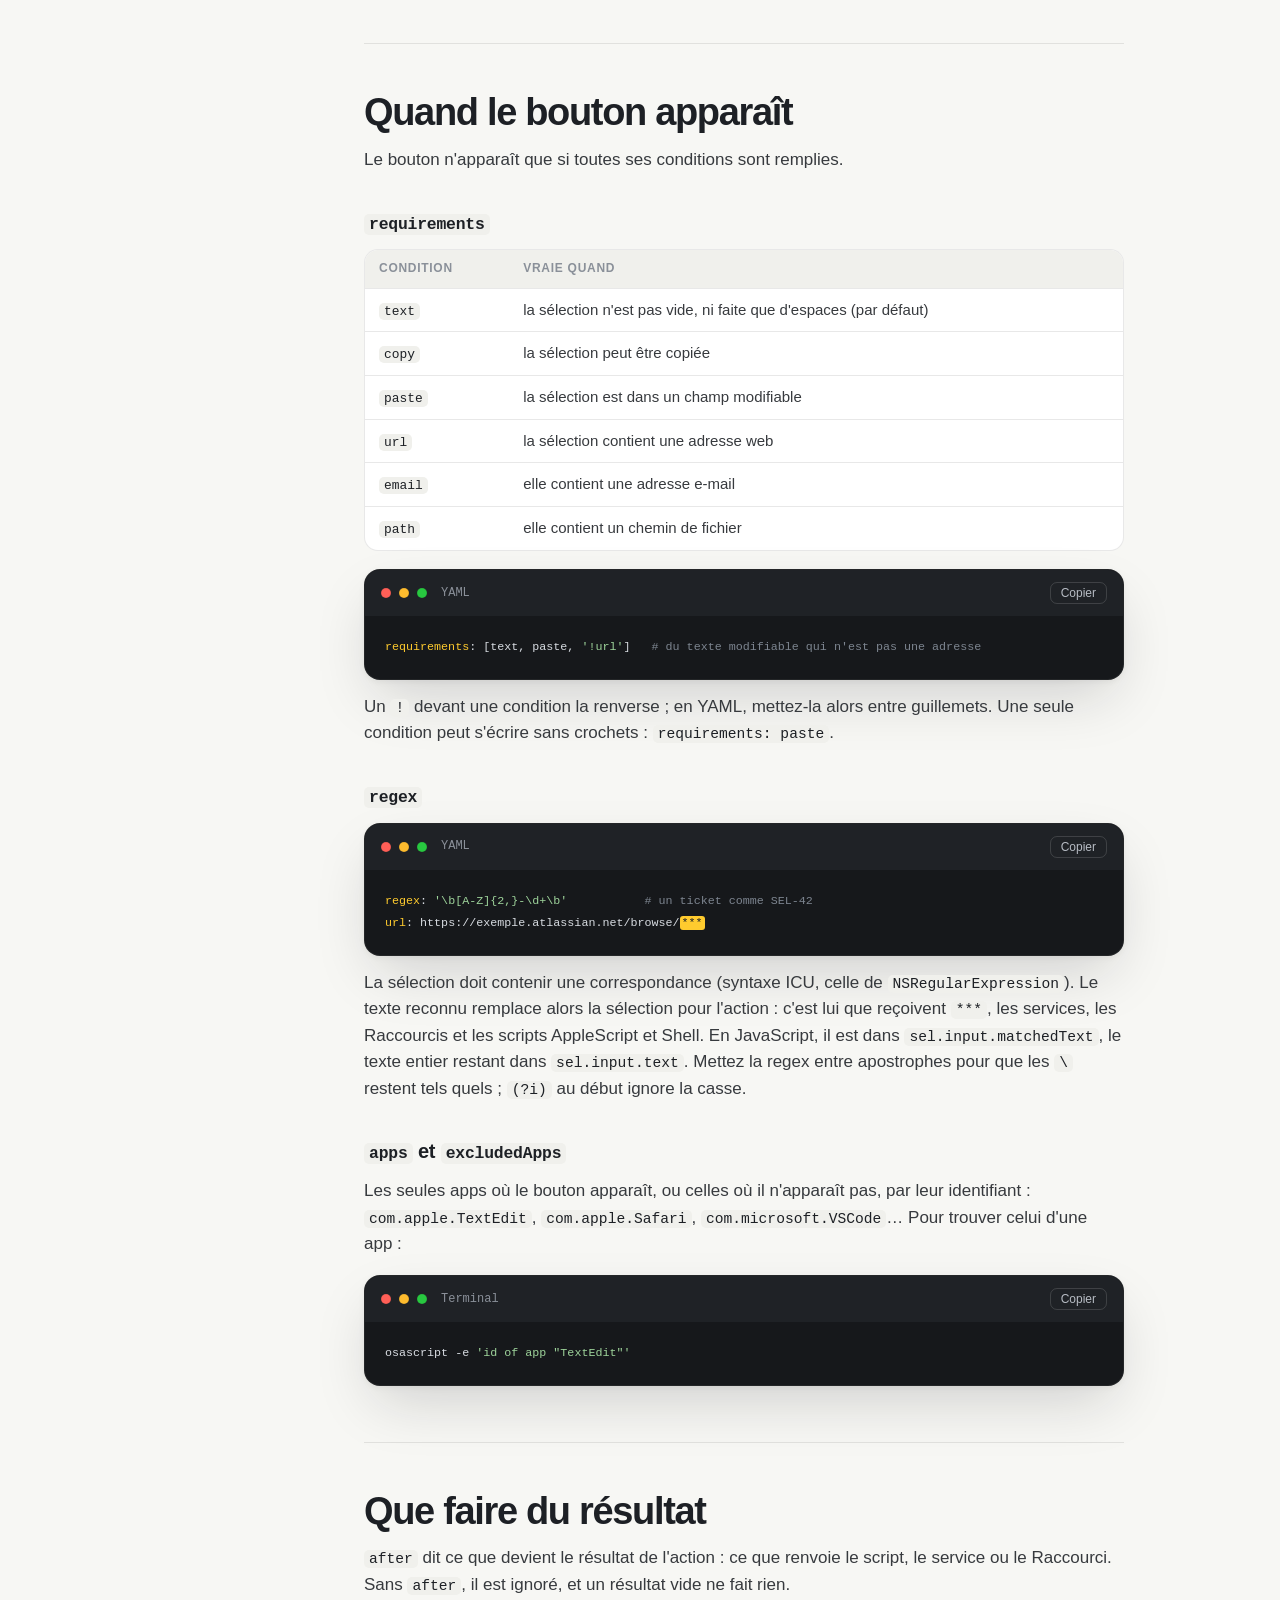
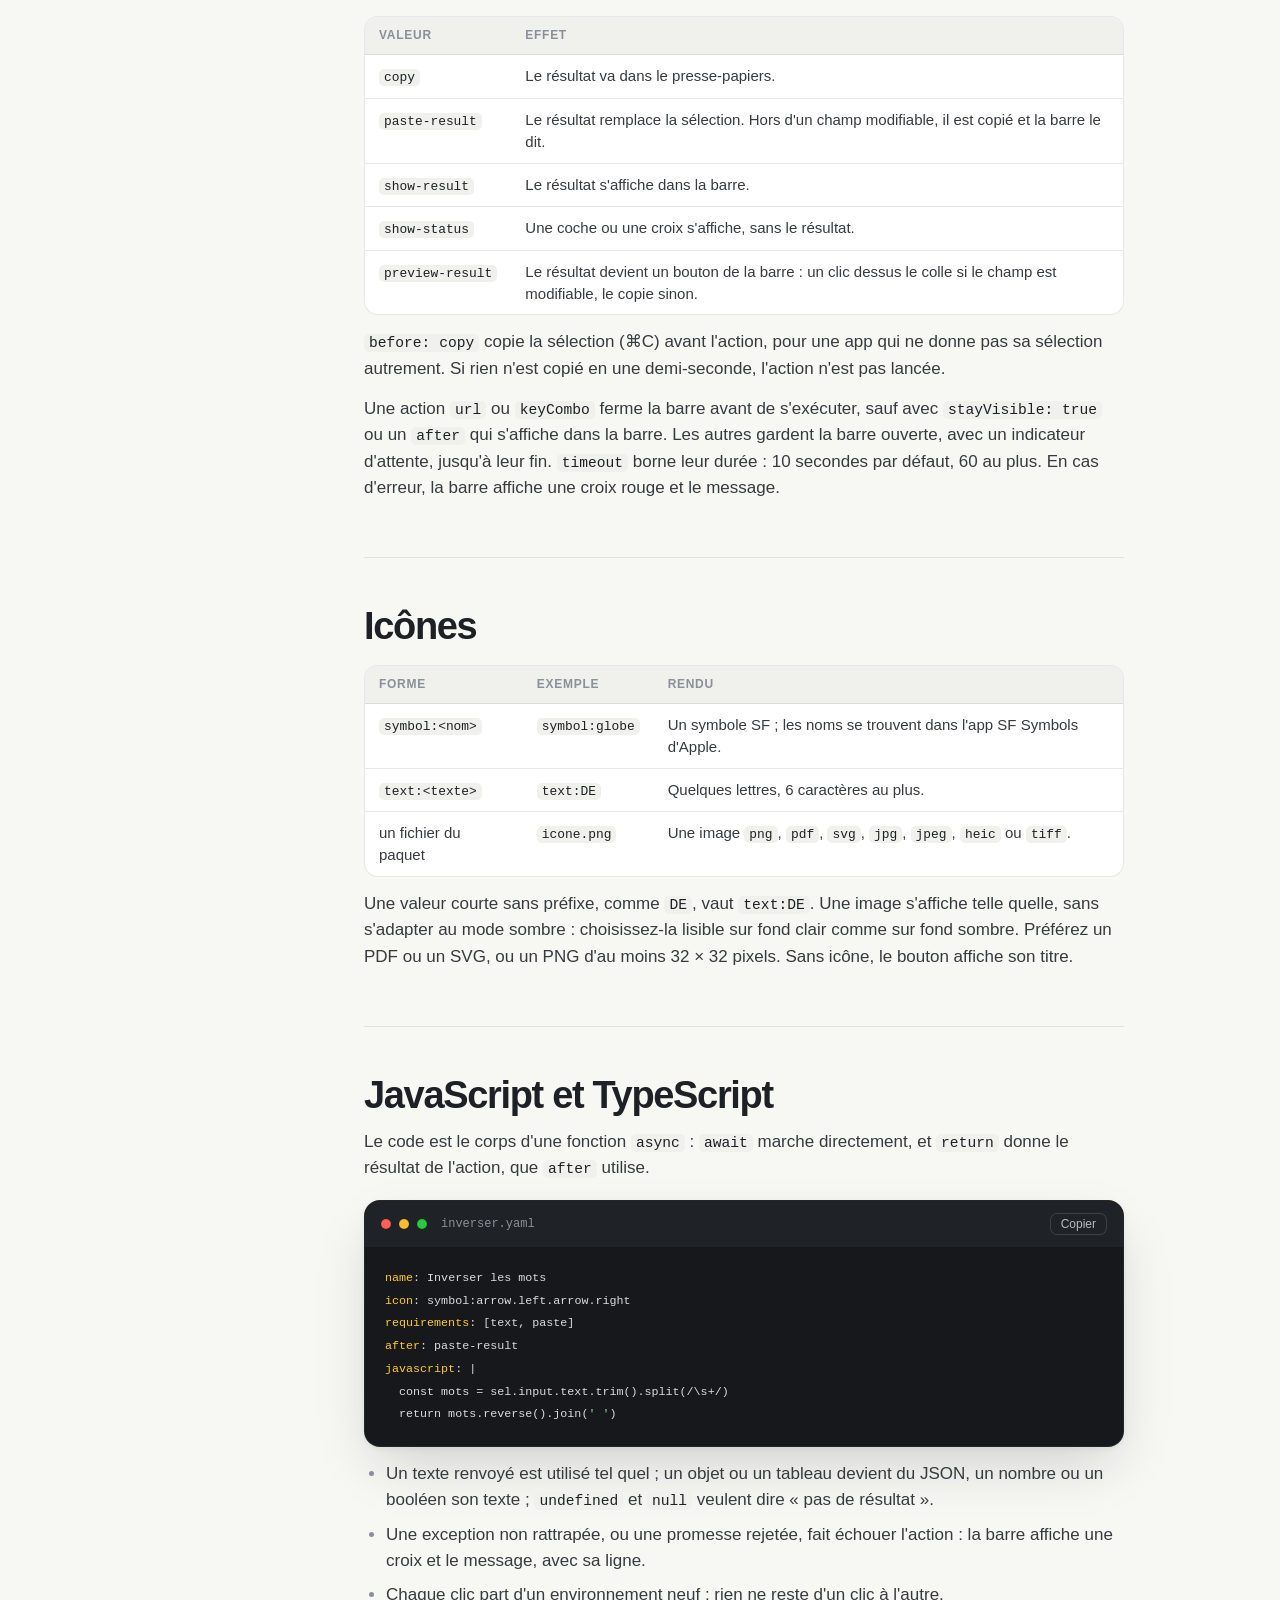
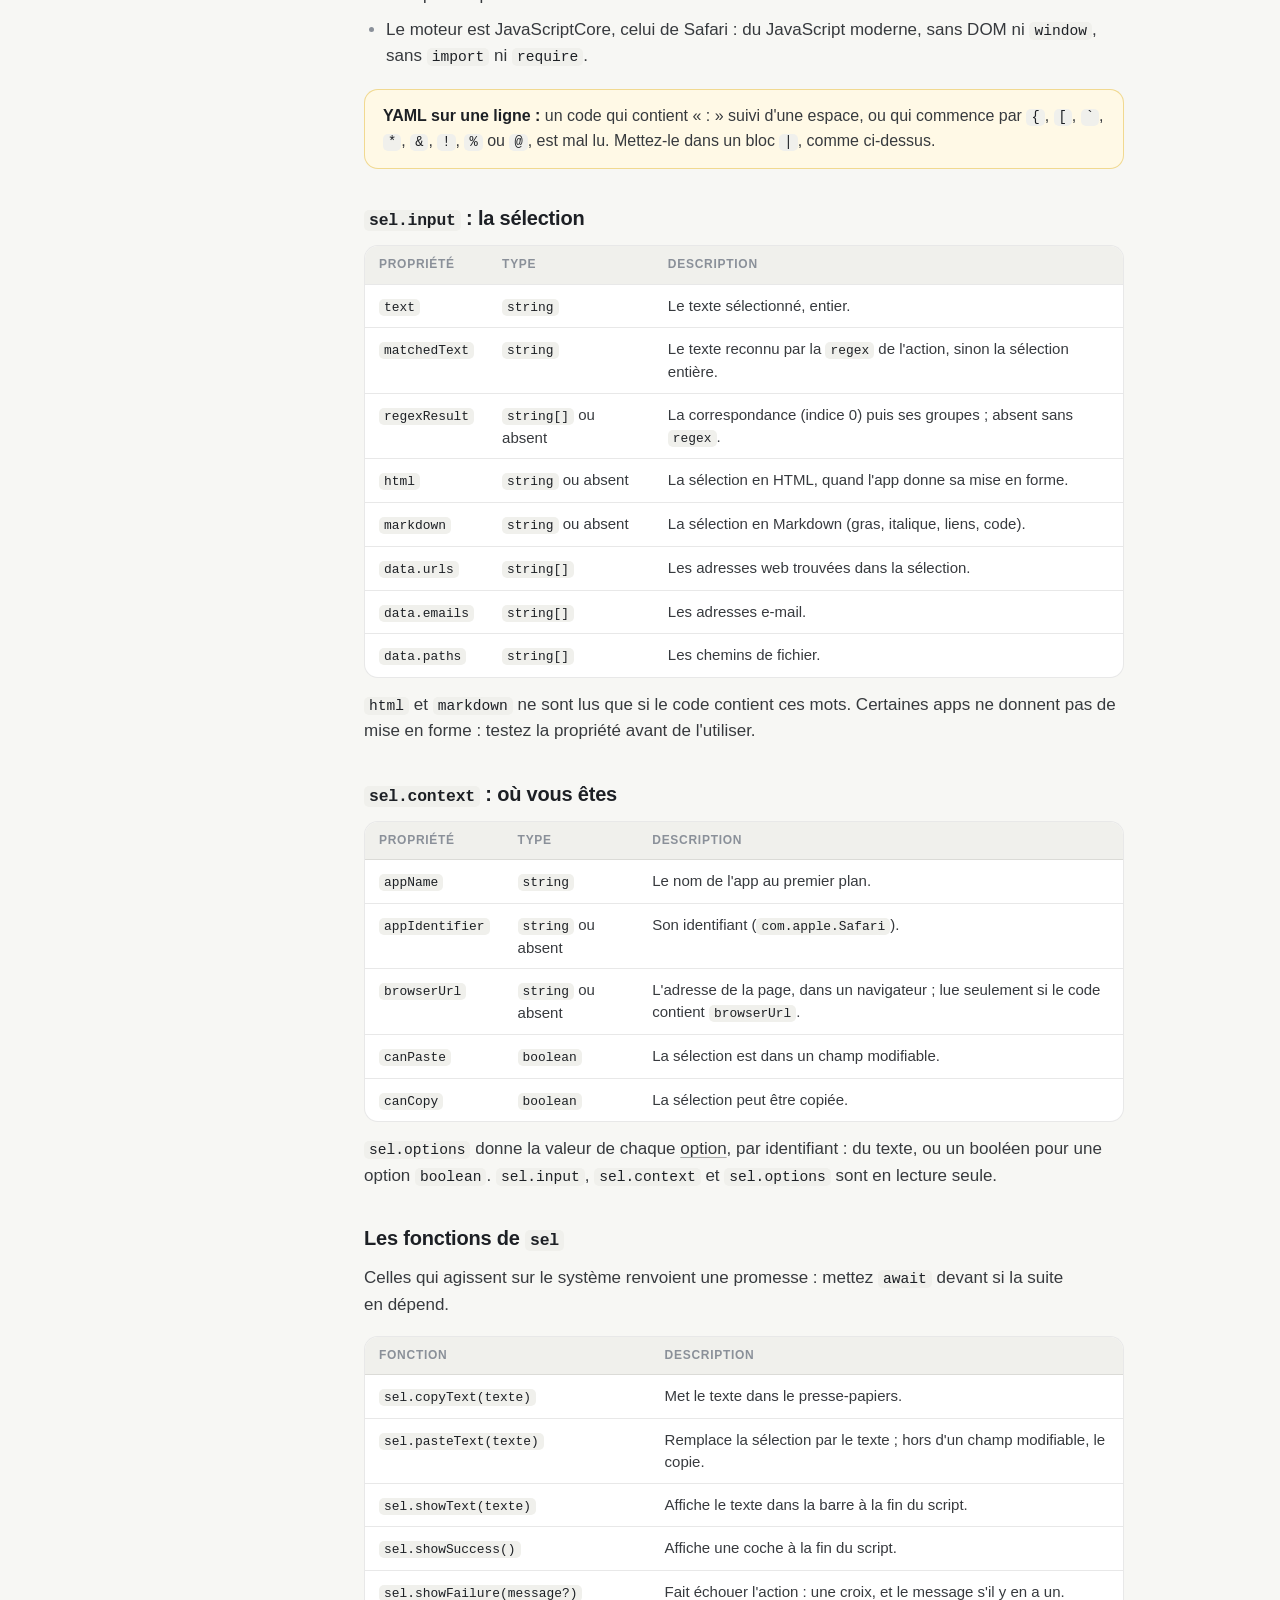
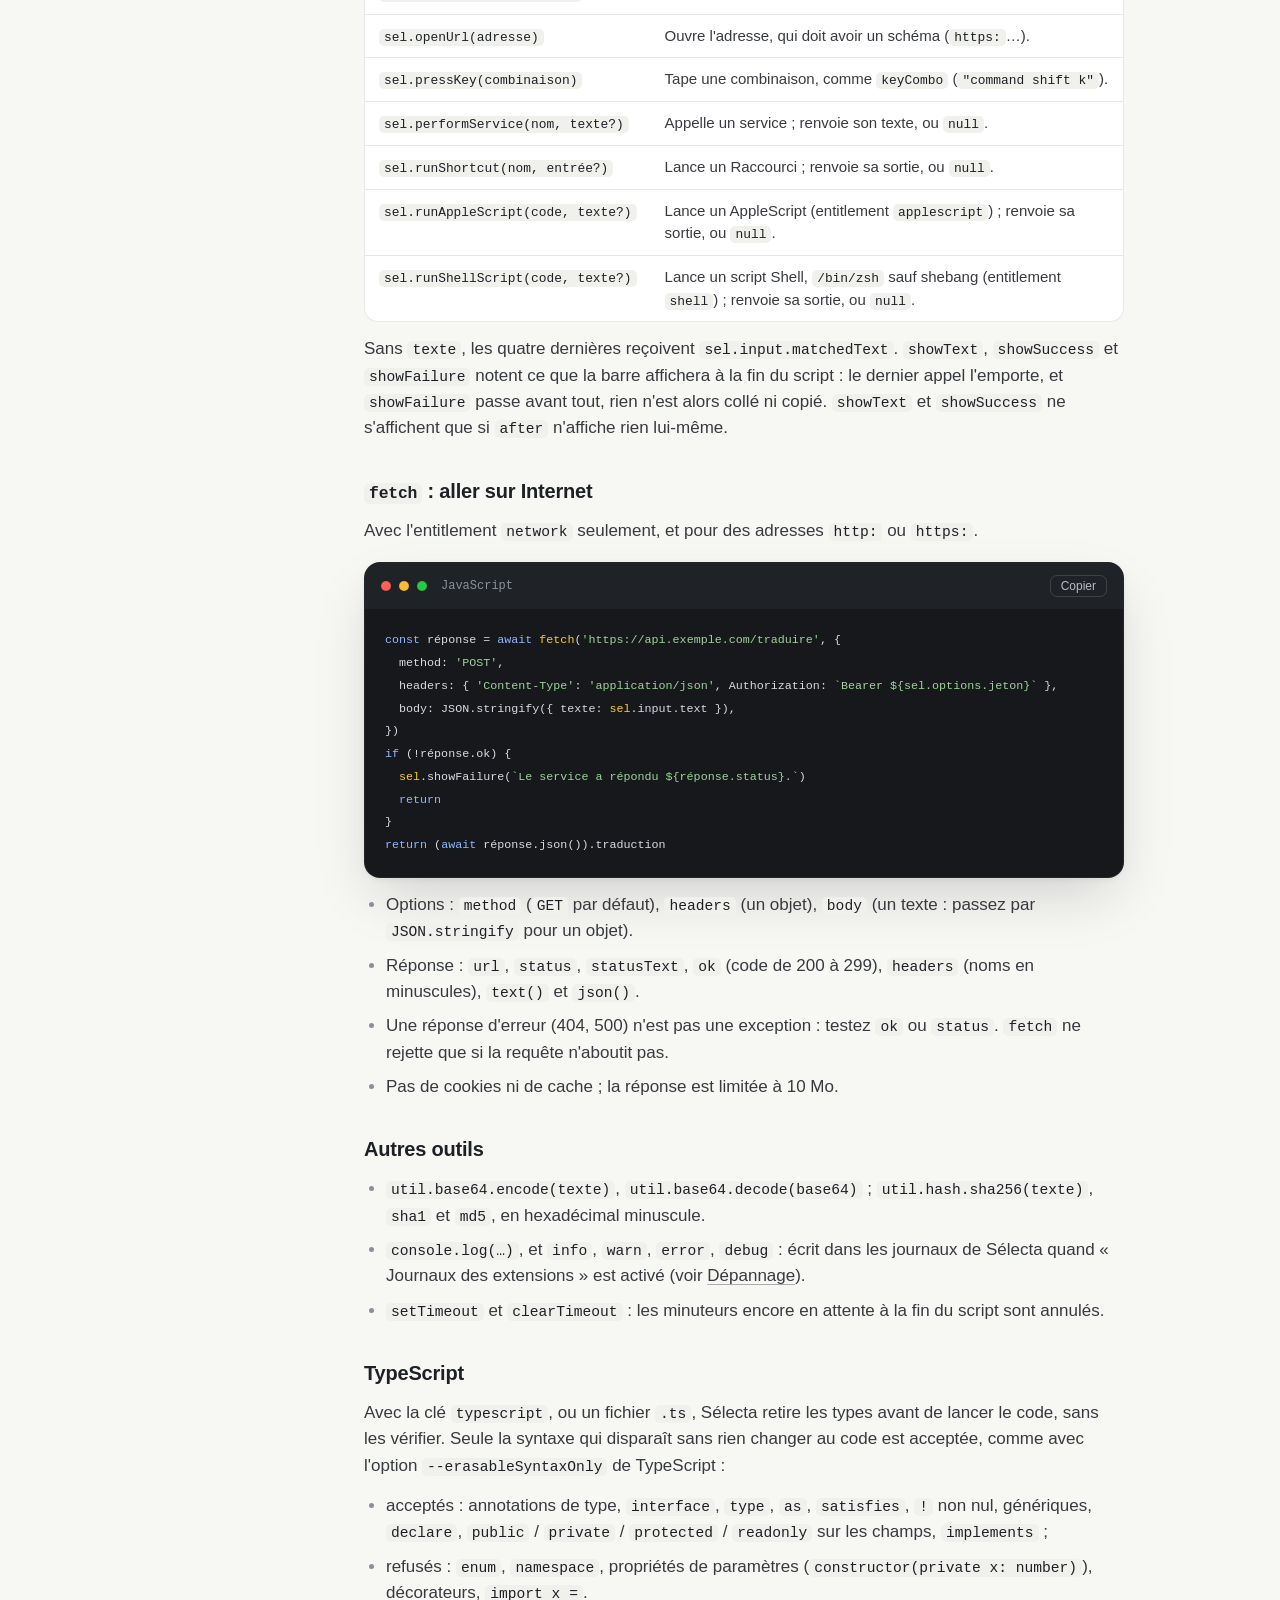
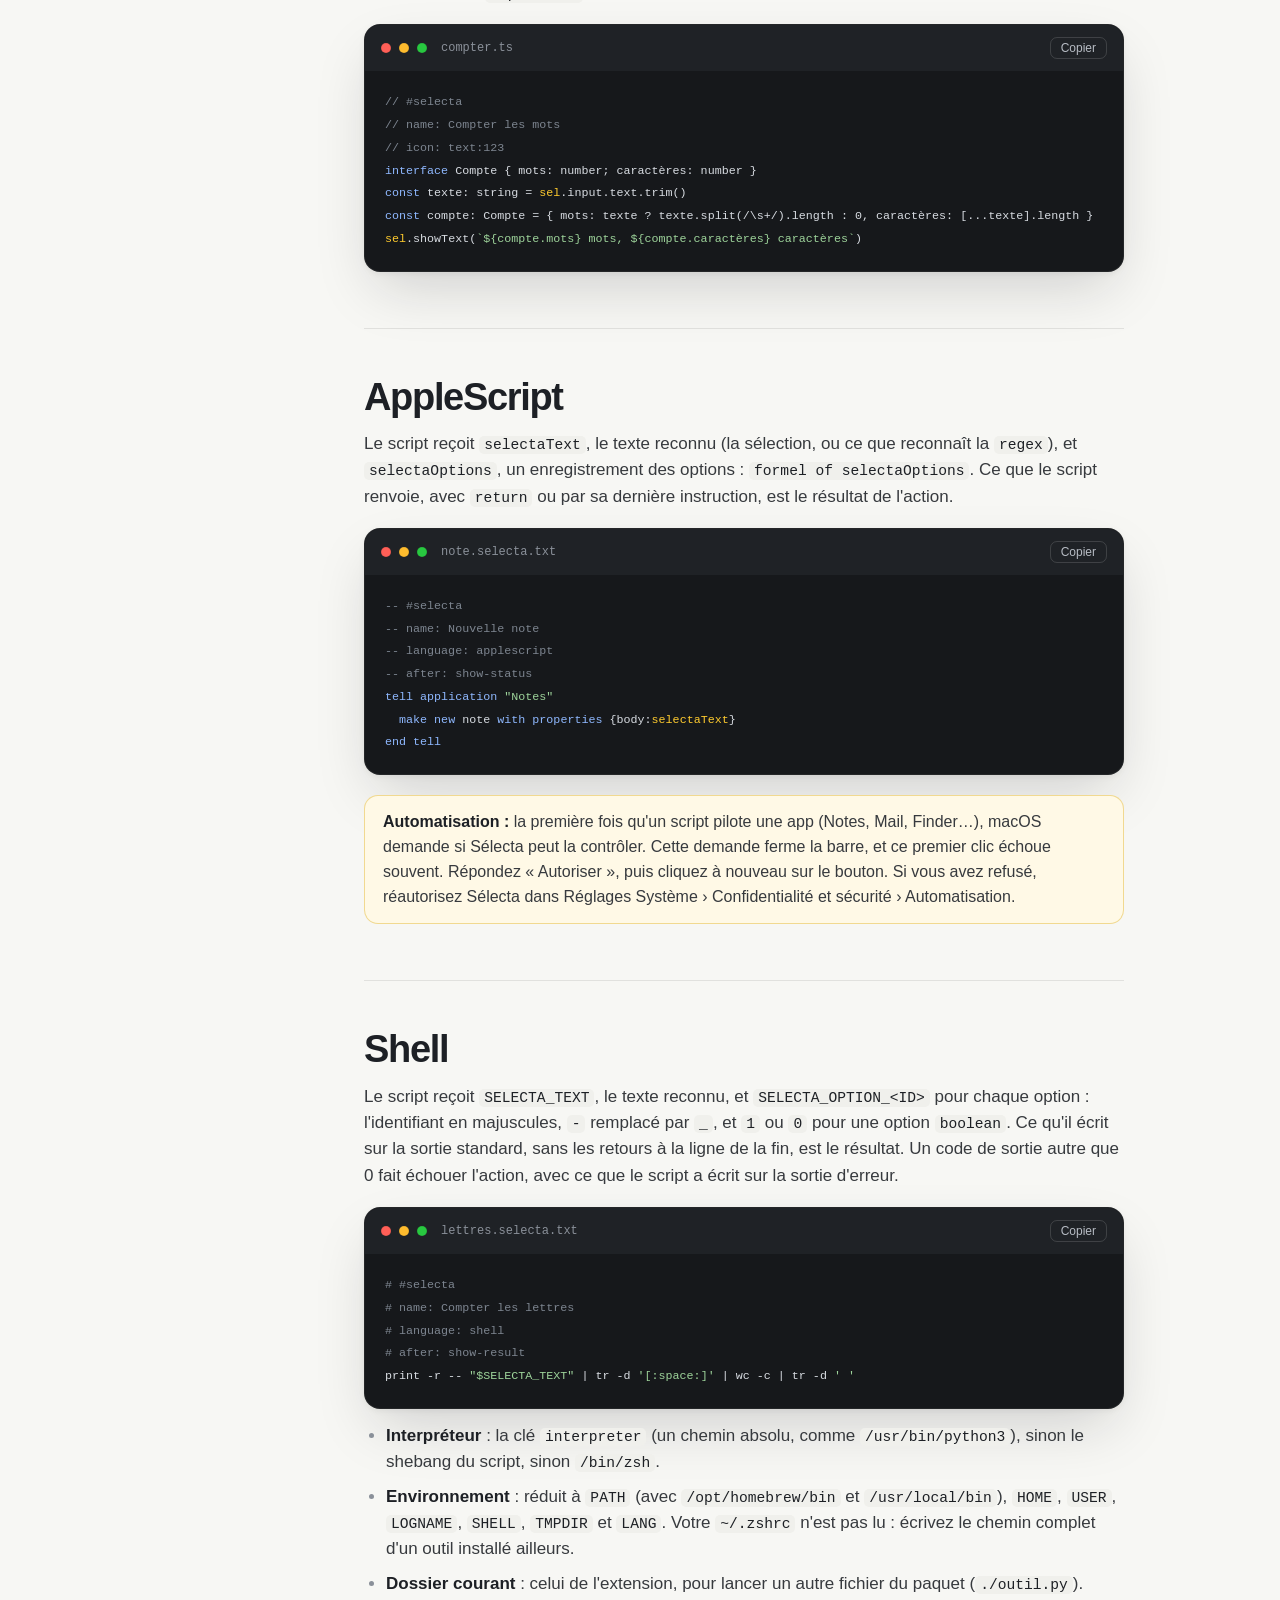
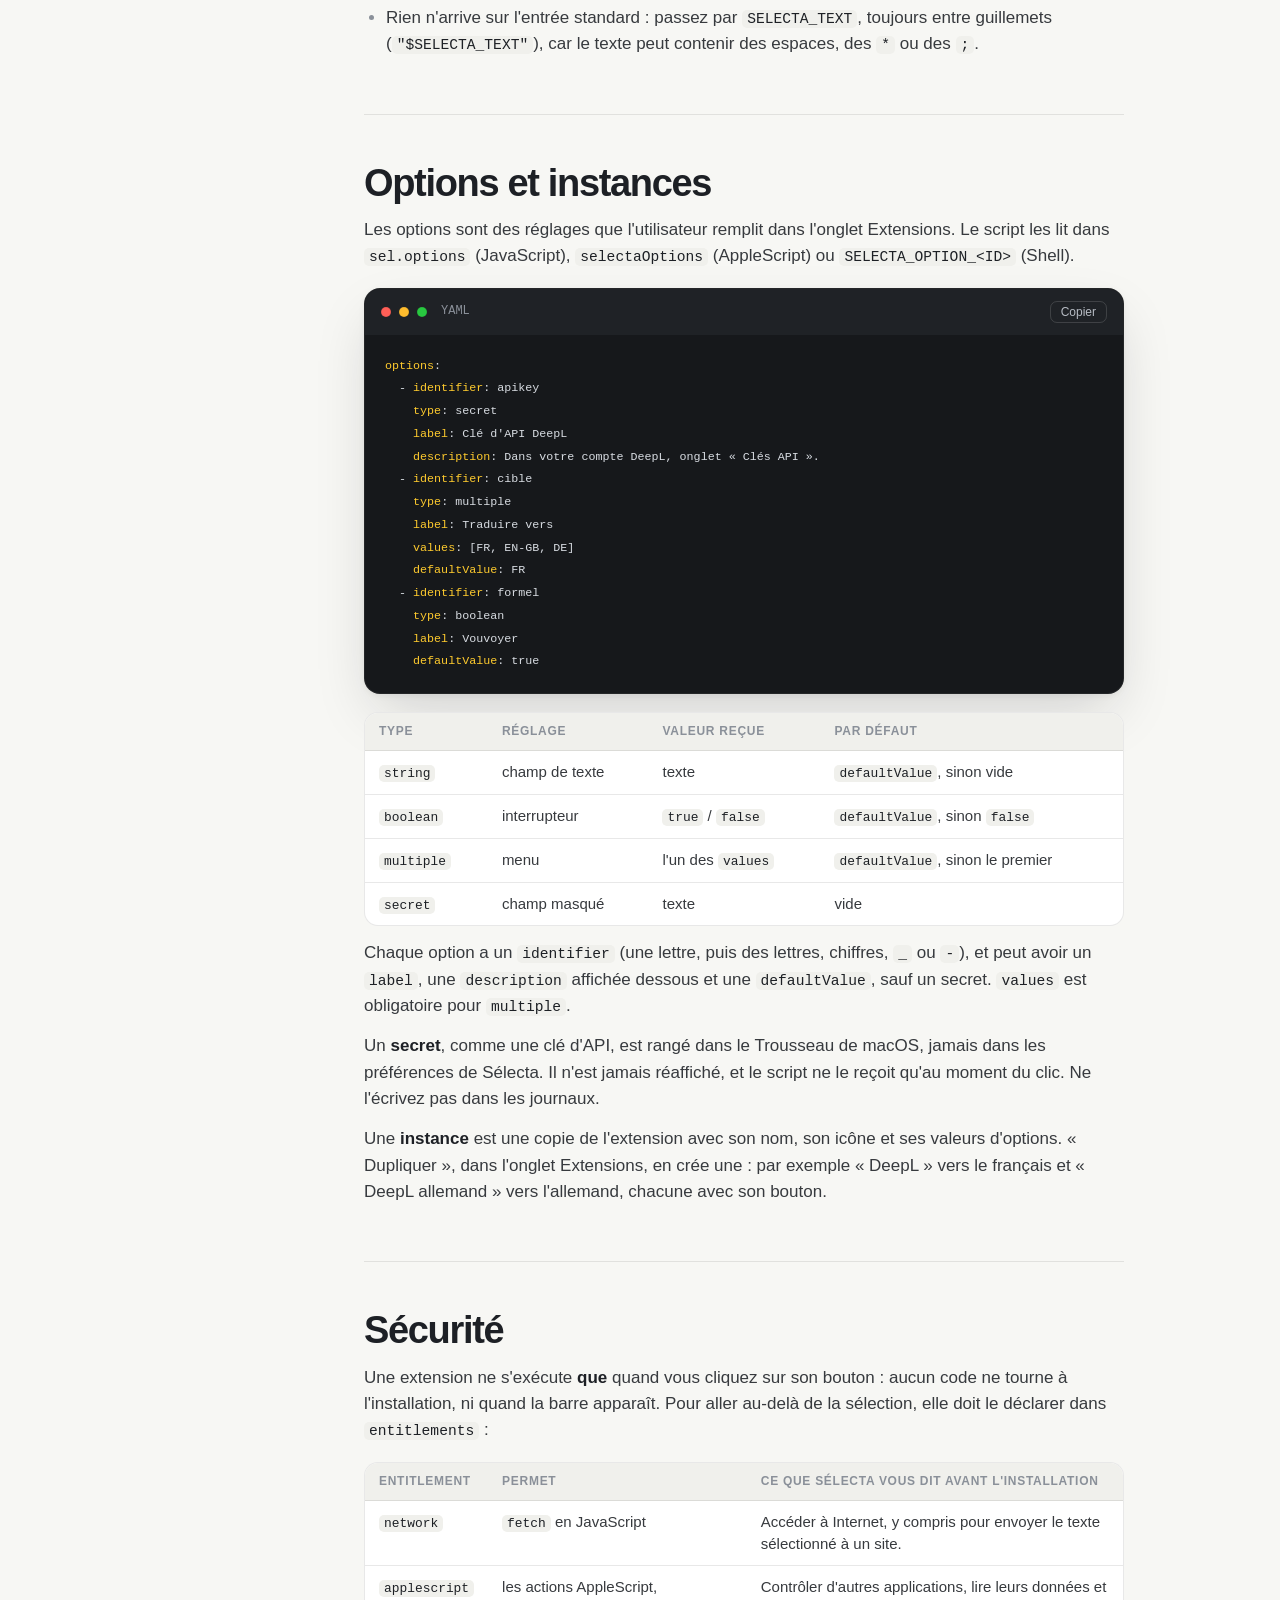
<file: extensions/index.html>
<!doctype html>
<html lang="fr" class="no-js">
<head>
  <meta charset="utf-8">
  <meta name="viewport" content="width=device-width, initial-scale=1">
  <title>Créer une extension · Sélecta</title>
  <meta name="description" content="Le guide pour ajouter vos propres boutons à la barre de Sélecta : une adresse, un raccourci clavier, un Raccourci, ou un script JavaScript, TypeScript, AppleScript ou Shell.">
  <meta name="theme-color" content="#f7f7f4" media="(prefers-color-scheme: light)">
  <meta name="theme-color" content="#101113" media="(prefers-color-scheme: dark)">
  <meta property="og:type" content="article">
  <meta property="og:title" content="Créer une extension Sélecta">
  <meta property="og:description" content="Ajoutez vos propres boutons à la barre de Sélecta, avec ou sans code.">
  <meta property="og:image" content="https://rapha-blt.github.io/selecta/assets/og.png">
  <meta property="og:url" content="https://rapha-blt.github.io/selecta/extensions/">
  <meta name="twitter:card" content="summary_large_image">
  <link rel="icon" type="image/png" href="../assets/favicon.png">
  <link rel="apple-touch-icon" href="../assets/icon.png">
  <link rel="stylesheet" href="../assets/site.css">
  <link rel="stylesheet" href="../assets/guide.css">
  <script>document.documentElement.classList.replace("no-js", "js")</script>
  <script src="../assets/site.js" defer></script>
  <script src="../assets/guide.js" defer></script>
</head>
<body>
  <a class="skip" href="#contenu">Aller au contenu</a>

  <header class="nav">
    <div class="container nav-inner">
      <a class="brand" href="../" aria-label="Sélecta, page d'accueil">
        <img src="../assets/icon.png" alt="" width="28" height="28">
        <span>Sélecta</span>
      </a>
      <nav class="nav-links" aria-label="Pages">
        <a href="../#fonctions">Fonctions</a>
        <a href="../#extensions">Extensions</a>
        <a href="./" aria-current="page">Créer une extension</a>
        <a href="../#installer">Installer</a>
      </nav>
      <a class="button button-small" data-download href="https://github.com/rapha-blt/selecta/releases/latest">Télécharger</a>
    </div>
  </header>

  <main id="contenu">
    <header class="guide-hero">
      <div class="container">
        <p class="eyebrow reveal">Guide des extensions</p>
        <h1 class="reveal" style="--d: 60ms">Créez vos propres <span class="mark">boutons</span>.</h1>
        <p class="lead reveal" style="--d: 120ms">Une extension ajoute des boutons à la barre de Sélecta. Elle peut ouvrir une adresse, taper un raccourci clavier, lancer un Raccourci, ou exécuter un script JavaScript, TypeScript, AppleScript ou Shell qui reçoit le texte sélectionné. Ce guide part d'un exemple de quatre lignes et va jusqu'au détail du format.</p>
        <ul class="guide-facts reveal" style="--d: 180ms">
          <li>Un seul fichier suffit</li>
          <li>Sans code, ou avec un script</li>
          <li>Rien ne s'exécute sans votre clic</li>
        </ul>
      </div>
    </header>

    <div class="container guide-layout">
      <aside class="toc">
        <nav aria-label="Sommaire">
          <p class="toc-title">Sommaire</p>
          <ol>
            <li><a href="#premiere-extension">Votre première extension</a></li>
            <li><a href="#formats">Snippet, paquet, archive</a></li>
            <li><a href="#installer">Installer et mettre à jour</a></li>
            <li><a href="#sans-code">Actions sans code</a></li>
            <li><a href="#plusieurs-boutons">Plusieurs boutons</a></li>
            <li><a href="#conditions">Quand le bouton apparaît</a></li>
            <li><a href="#resultat">Que faire du résultat</a></li>
            <li><a href="#icones">Icônes</a></li>
            <li><a href="#javascript">JavaScript et TypeScript</a></li>
            <li><a href="#applescript">AppleScript</a></li>
            <li><a href="#shell">Shell</a></li>
            <li><a href="#options">Options et instances</a></li>
            <li><a href="#securite">Sécurité</a></li>
            <li><a href="#exemple">Un exemple complet</a></li>
            <li><a href="#reference">Référence des clés</a></li>
            <li><a href="#limites">Limites</a></li>
            <li><a href="#depannage">Dépannage</a></li>
            <li><a href="#editeur">Outils pour votre éditeur</a></li>
          </ol>
        </nav>
      </aside>

      <article class="prose">
        <section id="premiere-extension">
          <h2>Votre première extension</h2>
          <p>Quatre lignes suffisent. Les lignes commentées du début décrivent l'extension ; le reste est le code lancé quand vous cliquez sur le bouton.</p>
          <figure class="code-card" data-lang="js">
            <figcaption class="code-head"><span class="lights"><i></i><i></i><i></i></span><span>bonjour.js</span></figcaption>
<pre><code>// #selecta
// name: Bonjour
// icon: symbol:hand.wave
sel.showText(`Bonjour, ${sel.input.text} !`)</code></pre>
          </figure>
          <ol class="guide-steps">
            <li>Enregistrez ces lignes dans un fichier <code>bonjour.js</code>.</li>
            <li>Ouvrez les réglages de Sélecta, onglet Extensions, et faites-y glisser le fichier.</li>
            <li>Sélectionnez un mot n'importe où : un bouton en forme de main apparaît dans la barre. Cliquez dessus : la barre affiche « Bonjour, … ! ».</li>
          </ol>
          <p class="tip"><b>Encore plus rapide :</b> sélectionnez le code ci-dessus avec Sélecta. La barre reconnaît une extension et propose « Installer l'extension » en premier bouton.</p>
        </section>

        <section id="formats">
          <h2>Snippet, paquet, archive</h2>
          <p>Une extension tient dans un seul fichier, le snippet, ou dans un dossier, le paquet, qu'on peut compresser pour l'envoyer.</p>

          <h3>Un fichier : le snippet</h3>
          <ul>
            <li>Extensions de fichier acceptées : <code>.js</code>, <code>.ts</code>, <code>.yaml</code>, <code>.yml</code> et <code>.txt</code> (par convention <code>.selecta.txt</code>).</li>
            <li>La ligne <code>#selecta</code> est dans les <b>trois premières lignes</b>, après un éventuel shebang (<code>#!/bin/zsh</code>) ou des lignes vides.</li>
            <li>Chaque ligne d'en-tête commence par le même préfixe de commentaire : <code>//</code>, <code>#</code> ou <code>--</code>.</li>
            <li>L'en-tête est du YAML, avec les mêmes clés qu'un <code>Config.yaml</code>. Il s'arrête à la première ligne sans ce préfixe ; le reste du fichier est le code de l'action.</li>
            <li>Le langage vient de l'extension du fichier (<code>.js</code>, <code>.ts</code>) ou de la clé <code>language</code> : <code>javascript</code>, <code>typescript</code>, <code>applescript</code> ou <code>shell</code>. Sans l'un ni l'autre, c'est du JavaScript.</li>
            <li>Un snippet décrit une seule action et ne peut pas utiliser d'autre fichier, comme une icône ou un script à part : pour cela, il faut un paquet.</li>
          </ul>
          <p>Les numéros de ligne des erreurs correspondent au fichier, en-tête compris. Un script Shell garde son shebang.</p>
          <figure class="code-card" data-lang="sh">
            <figcaption class="code-head"><span class="lights"><i></i><i></i><i></i></span><span>majuscules.selecta.txt</span></figcaption>
<pre><code>#!/bin/zsh
# #selecta
# name: Majuscules
# language: shell
# after: paste-result
print -r -- "${SELECTA_TEXT:u}"</code></pre>
          </figure>
          <figure class="code-card" data-lang="applescript">
            <figcaption class="code-head"><span class="lights"><i></i><i></i><i></i></span><span>lire.selecta.txt</span></figcaption>
<pre><code>-- #selecta
-- name: Lire à voix haute
-- language: applescript
say selectaText</code></pre>
          </figure>
          <p>Un fichier <code>.yaml</code> seul, sans en-tête, décrit une extension sans code :</p>
          <figure class="code-card" data-lang="yaml">
            <figcaption class="code-head"><span class="lights"><i></i><i></i><i></i></span><span>mdn.yaml</span></figcaption>
<pre><code>name: Rechercher sur MDN
icon: text:MDN
url: https://developer.mozilla.org/fr/search?q=***</code></pre>
          </figure>

          <h3>Un dossier : le paquet <code>.selectaext</code></h3>
          <p>Un dossier dont le nom finit par <code>.selectaext</code>. Quand Sélecta est installée, le Finder l'affiche comme un seul fichier. Il contient :</p>
          <ul>
            <li><code>Config.yaml</code>, <code>Config.yml</code> ou <code>Config.json</code> ;</li>
            <li>les fichiers que la config cite : scripts (<code>javascriptFile</code>, <code>appleScriptFile</code>, <code>shellScriptFile</code>) et icônes ;</li>
            <li>ce que vous voulez d'autre : un README, une licence.</li>
          </ul>
          <p>Les chemins sont relatifs au dossier du paquet et ne peuvent pas en sortir : pas de <code>/</code> au début, pas de <code>~</code>, pas de <code>..</code>. Les liens symboliques sont refusés.</p>
          <figure class="code-card" data-lang="yaml">
            <figcaption class="code-head"><span class="lights"><i></i><i></i><i></i></span><span>Bonjour.selectaext/Config.yaml</span></figcaption>
<pre><code>name: Bonjour
identifier: com.exemple.bonjour
icon: symbol:hand.wave
javascript: sel.showText(`Bonjour, ${sel.input.text} !`)</code></pre>
          </figure>

          <h3>Une archive : <code>.selectaextz</code></h3>
          <p>Le paquet compressé en zip, pratique à envoyer par e-mail ou à proposer au téléchargement. L'archive contient les fichiers du paquet, ou un seul dossier qui les contient. Pour la créer dans le Terminal :</p>
          <figure class="code-card" data-lang="sh">
            <figcaption class="code-head"><span class="lights"><i></i><i></i><i></i></span><span>Terminal</span></figcaption>
<pre><code>ditto -c -k --keepParent Bonjour.selectaext Bonjour.selectaextz</code></pre>
          </figure>

          <h3>Du texte sélectionné</h3>
          <p>Le code d'un snippet, ou une config YAML ou JSON, dans un e-mail, une page web ou une note : sélectionnez-le, et la barre propose « Installer l'extension ». Le texte doit faire moins de 64 Ko, et contenir <code>#selecta</code> dans ses trois premières lignes, ou être un YAML ou un objet JSON avec <code>name</code> et une action.</p>
        </section>

        <section id="installer">
          <h2>Installer et mettre à jour</h2>
          <ul>
            <li>Double-cliquez sur un <code>.selectaext</code> ou un <code>.selectaextz</code>.</li>
            <li>Faites glisser un fichier sur l'onglet Extensions des réglages.</li>
            <li>Cliquez sur le bouton + de l'onglet Extensions.</li>
            <li>Ou sélectionnez le code de l'extension, puis cliquez sur « Installer l'extension » dans la barre.</li>
          </ul>
          <p>Sélecta garde sa propre copie de l'extension : vous pouvez ensuite supprimer le fichier d'origine. Une extension qui n'utilise ni Internet, ni AppleScript, ni Shell s'installe directement ; sinon, Sélecta vous montre d'abord ce qu'elle pourra faire (voir <a href="#securite">Sécurité</a>).</p>
          <p>Pour mettre une extension à jour, réinstallez-la avec le même <code>identifier</code> : elle est remplacée après confirmation, et ses réglages sont gardés. Avec la synchro iCloud (Réglages › Général), vos extensions passent aussi sur vos autres Mac.</p>
          <p>Pour relire les fichiers d'une extension installée : onglet Extensions › « Source… ».</p>
        </section>

        <section id="sans-code">
          <h2>Actions sans code</h2>
          <p>Une seule clé dit ce que fait le bouton. Quatre d'entre elles ne demandent aucun code.</p>

          <h3><code>url</code> : ouvrir une adresse</h3>
          <figure class="code-card" data-lang="yaml">
            <figcaption class="code-head"><span class="lights"><i></i><i></i><i></i></span><span>Wikipedia.selectaext/Config.yaml</span></figcaption>
<pre><code>name: Wikipédia
identifier: app.selecta.examples.wikipedia
description: Cherche la sélection dans Wikipédia en français.
icon: text:W
# Pas quand la sélection contient une adresse web : « Ouvrir le lien » s'en charge.
requirements: [text, '!url']
url: https://fr.wikipedia.org/w/index.php?search=***</code></pre>
          </figure>
          <p><code>***</code> est remplacé par la sélection, sans les espaces et retours à la ligne du début et de la fin, et encodée pour une adresse (<code>&amp;</code>, <code>=</code>, <code>+</code>, <code>?</code> et <code>#</code> compris). Sans <code>***</code>, l'adresse s'ouvre telle quelle. Tout schéma marche : <code>https:</code>, <code>mailto:</code>, <code>x-apple.systempreferences:</code>, celui d'une app…</p>

          <h3><code>keyCombo</code> : taper un raccourci clavier</h3>
          <figure class="code-card" data-lang="yaml">
<pre><code>keyCombo: command b</code></pre>
          </figure>
          <p>Des modificateurs dans n'importe quel ordre, puis une touche, séparés par des espaces ou des <code>+</code> :</p>
          <ul>
            <li>modificateurs : <code>command</code> (<code>cmd</code>, <code>⌘</code>), <code>shift</code> (<code>⇧</code>), <code>option</code> (<code>opt</code>, <code>alt</code>, <code>⌥</code>), <code>control</code> (<code>ctrl</code>, <code>⌃</code>) ;</li>
            <li>touche : un caractère (<code>b</code>, <code>é</code>, <code>1</code>, <code>/</code>), ou <code>return</code> (<code>enter</code>), <code>tab</code>, <code>space</code>, <code>escape</code> (<code>esc</code>), <code>delete</code> (<code>backspace</code>).</li>
          </ul>
          <p>La touche suit la disposition du clavier : <code>command z</code> tape bien ⌘Z sur un clavier AZERTY.</p>

          <h3><code>service</code> : appeler un service macOS</h3>
          <figure class="code-card" data-lang="yaml">
<pre><code>service: Make Sticky</code></pre>
          </figure>
          <p>Le nom que l'app déclare, <b>en anglais</b>, même quand le menu Services l'affiche en français : « Make Sticky » et non « Créer une nouvelle note ». Il se trouve dans l'<code>Info.plist</code> de l'app (clic droit sur l'app › Afficher le contenu du paquet › Contents), sous <code>NSServices</code> › <code>NSMenuItem</code> › <code>default</code>. Si le service renvoie du texte, c'est le résultat de l'action.</p>

          <h3><code>shortcut</code> : lancer un Raccourci</h3>
          <figure class="code-card" data-lang="yaml">
            <figcaption class="code-head"><span class="lights"><i></i><i></i><i></i></span><span>Raccourci.selectaext/Config.yaml</span></figcaption>
<pre><code>name: Raccourci Sélecta
identifier: app.selecta.examples.shortcut
icon: symbol:square.2.layers.3d
after: show-result
# Raccourcis met parfois quelques secondes à démarrer.
timeout: 30
shortcut: Sélecta</code></pre>
          </figure>
          <p>Le nom exact du Raccourci, majuscules et accents compris. La sélection est son entrée ; ce qu'il renvoie avec « Arrêter et renvoyer », ou sa dernière action, est le résultat. Au premier lancement après l'ouverture de session, macOS met quelques secondes à démarrer Raccourcis et la barre se ferme : un résultat à afficher est alors perdu. Les clics suivants sont rapides.</p>
        </section>

        <section id="plusieurs-boutons">
          <h2>Plusieurs boutons</h2>
          <p>La clé <code>actions</code> liste plusieurs actions, chacune avec son <code>title</code>. Les clés données à la racine (<code>requirements</code>, <code>regex</code>, <code>apps</code>, <code>excludedApps</code>, <code>before</code>, <code>after</code>, <code>stayVisible</code> et <code>timeout</code>) valent pour toutes les actions qui ne les redonnent pas.</p>
          <figure class="code-card" data-lang="yaml">
            <figcaption class="code-head"><span class="lights"><i></i><i></i><i></i></span><span>Outils.selectaext/Config.yaml</span></figcaption>
<pre><code>name: Outils de texte
identifier: com.exemple.outils
requirements: [text, paste]     # pour toutes les actions
after: paste-result
actions:
  - title: Majuscules
    icon: text:AB
    javascript: return sel.input.text.toUpperCase()
  - title: Minuscules
    icon: text:ab
    javascript: return sel.input.text.toLowerCase()</code></pre>
          </figure>
          <p>Une extension a soit <code>actions</code>, soit une action décrite directement à la racine, comme dans les exemples précédents, pas les deux. Dans l'onglet Actions des réglages, chaque bouton se range, se cache ou se met dans un dossier comme les actions de Sélecta.</p>
        </section>

        <section id="conditions">
          <h2>Quand le bouton apparaît</h2>
          <p>Le bouton n'apparaît que si toutes ses conditions sont remplies.</p>

          <h3><code>requirements</code></h3>
          <div class="table-wrap"><table>
            <thead><tr><th>Condition</th><th>Vraie quand</th></tr></thead>
            <tbody>
              <tr><td><code>text</code></td><td>la sélection n'est pas vide, ni faite que d'espaces (par défaut)</td></tr>
              <tr><td><code>copy</code></td><td>la sélection peut être copiée</td></tr>
              <tr><td><code>paste</code></td><td>la sélection est dans un champ modifiable</td></tr>
              <tr><td><code>url</code></td><td>la sélection contient une adresse web</td></tr>
              <tr><td><code>email</code></td><td>elle contient une adresse e-mail</td></tr>
              <tr><td><code>path</code></td><td>elle contient un chemin de fichier</td></tr>
            </tbody>
          </table></div>
          <figure class="code-card" data-lang="yaml">
<pre><code>requirements: [text, paste, '!url']   # du texte modifiable qui n'est pas une adresse</code></pre>
          </figure>
          <p>Un <code>!</code> devant une condition la renverse ; en YAML, mettez-la alors entre guillemets. Une seule condition peut s'écrire sans crochets : <code>requirements: paste</code>.</p>

          <h3><code>regex</code></h3>
          <figure class="code-card" data-lang="yaml">
<pre><code>regex: '\b[A-Z]{2,}-\d+\b'           # un ticket comme SEL-42
url: https://exemple.atlassian.net/browse/***</code></pre>
          </figure>
          <p>La sélection doit contenir une correspondance (syntaxe ICU, celle de <code>NSRegularExpression</code>). Le texte reconnu remplace alors la sélection pour l'action : c'est lui que reçoivent <code>***</code>, les services, les Raccourcis et les scripts AppleScript et Shell. En JavaScript, il est dans <code>sel.input.matchedText</code>, le texte entier restant dans <code>sel.input.text</code>. Mettez la regex entre apostrophes pour que les <code>\</code> restent tels quels ; <code>(?i)</code> au début ignore la casse.</p>

          <h3><code>apps</code> et <code>excludedApps</code></h3>
          <p>Les seules apps où le bouton apparaît, ou celles où il n'apparaît pas, par leur identifiant : <code>com.apple.TextEdit</code>, <code>com.apple.Safari</code>, <code>com.microsoft.VSCode</code>… Pour trouver celui d'une app :</p>
          <figure class="code-card" data-lang="sh">
            <figcaption class="code-head"><span class="lights"><i></i><i></i><i></i></span><span>Terminal</span></figcaption>
<pre><code>osascript -e 'id of app "TextEdit"'</code></pre>
          </figure>
        </section>

        <section id="resultat">
          <h2>Que faire du résultat</h2>
          <p><code>after</code> dit ce que devient le résultat de l'action : ce que renvoie le script, le service ou le Raccourci. Sans <code>after</code>, il est ignoré, et un résultat vide ne fait rien.</p>
          <div class="table-wrap"><table>
            <thead><tr><th>Valeur</th><th>Effet</th></tr></thead>
            <tbody>
              <tr><td><code>copy</code></td><td>Le résultat va dans le presse-papiers.</td></tr>
              <tr><td><code>paste-result</code></td><td>Le résultat remplace la sélection. Hors d'un champ modifiable, il est copié et la barre le dit.</td></tr>
              <tr><td><code>show-result</code></td><td>Le résultat s'affiche dans la barre.</td></tr>
              <tr><td><code>show-status</code></td><td>Une coche ou une croix s'affiche, sans le résultat.</td></tr>
              <tr><td><code>preview-result</code></td><td>Le résultat devient un bouton de la barre : un clic dessus le colle si le champ est modifiable, le copie sinon.</td></tr>
            </tbody>
          </table></div>
          <p><code>before: copy</code> copie la sélection (⌘C) avant l'action, pour une app qui ne donne pas sa sélection autrement. Si rien n'est copié en une demi-seconde, l'action n'est pas lancée.</p>
          <p>Une action <code>url</code> ou <code>keyCombo</code> ferme la barre avant de s'exécuter, sauf avec <code>stayVisible: true</code> ou un <code>after</code> qui s'affiche dans la barre. Les autres gardent la barre ouverte, avec un indicateur d'attente, jusqu'à leur fin. <code>timeout</code> borne leur durée : 10 secondes par défaut, 60 au plus. En cas d'erreur, la barre affiche une croix rouge et le message.</p>
        </section>

        <section id="icones">
          <h2>Icônes</h2>
          <div class="table-wrap"><table>
            <thead><tr><th>Forme</th><th>Exemple</th><th>Rendu</th></tr></thead>
            <tbody>
              <tr><td><code>symbol:&lt;nom&gt;</code></td><td><code>symbol:globe</code></td><td>Un symbole SF ; les noms se trouvent dans l'app SF Symbols d'Apple.</td></tr>
              <tr><td><code>text:&lt;texte&gt;</code></td><td><code>text:DE</code></td><td>Quelques lettres, 6 caractères au plus.</td></tr>
              <tr><td>un fichier du paquet</td><td><code>icone.png</code></td><td>Une image <code>png</code>, <code>pdf</code>, <code>svg</code>, <code>jpg</code>, <code>jpeg</code>, <code>heic</code> ou <code>tiff</code>.</td></tr>
            </tbody>
          </table></div>
          <p>Une valeur courte sans préfixe, comme <code>DE</code>, vaut <code>text:DE</code>. Une image s'affiche telle quelle, sans s'adapter au mode sombre : choisissez-la lisible sur fond clair comme sur fond sombre. Préférez un PDF ou un SVG, ou un PNG d'au moins 32 × 32 pixels. Sans icône, le bouton affiche son titre.</p>
        </section>

        <section id="javascript">
          <h2>JavaScript et TypeScript</h2>
          <p>Le code est le corps d'une fonction <code>async</code> : <code>await</code> marche directement, et <code>return</code> donne le résultat de l'action, que <code>after</code> utilise.</p>
          <figure class="code-card" data-lang="yaml">
            <figcaption class="code-head"><span class="lights"><i></i><i></i><i></i></span><span>inverser.yaml</span></figcaption>
<pre><code>name: Inverser les mots
icon: symbol:arrow.left.arrow.right
requirements: [text, paste]
after: paste-result
javascript: |
  const mots = sel.input.text.trim().split(/\s+/)
  return mots.reverse().join(' ')</code></pre>
          </figure>
          <ul>
            <li>Un texte renvoyé est utilisé tel quel ; un objet ou un tableau devient du JSON, un nombre ou un booléen son texte ; <code>undefined</code> et <code>null</code> veulent dire « pas de résultat ».</li>
            <li>Une exception non rattrapée, ou une promesse rejetée, fait échouer l'action : la barre affiche une croix et le message, avec sa ligne.</li>
            <li>Chaque clic part d'un environnement neuf : rien ne reste d'un clic à l'autre.</li>
            <li>Le moteur est JavaScriptCore, celui de Safari : du JavaScript moderne, sans DOM ni <code>window</code>, sans <code>import</code> ni <code>require</code>.</li>
          </ul>
          <p class="tip"><b>YAML sur une ligne :</b> un code qui contient « : » suivi d'une espace, ou qui commence par <code>{</code>, <code>[</code>, <code>`</code>, <code>*</code>, <code>&amp;</code>, <code>!</code>, <code>%</code> ou <code>@</code>, est mal lu. Mettez-le dans un bloc <code>|</code>, comme ci-dessus.</p>

          <h3><code>sel.input</code> : la sélection</h3>
          <div class="table-wrap"><table>
            <thead><tr><th>Propriété</th><th>Type</th><th>Description</th></tr></thead>
            <tbody>
              <tr><td><code>text</code></td><td><code>string</code></td><td>Le texte sélectionné, entier.</td></tr>
              <tr><td><code>matchedText</code></td><td><code>string</code></td><td>Le texte reconnu par la <code>regex</code> de l'action, sinon la sélection entière.</td></tr>
              <tr><td><code>regexResult</code></td><td><code>string[]</code> ou absent</td><td>La correspondance (indice 0) puis ses groupes ; absent sans <code>regex</code>.</td></tr>
              <tr><td><code>html</code></td><td><code>string</code> ou absent</td><td>La sélection en HTML, quand l'app donne sa mise en forme.</td></tr>
              <tr><td><code>markdown</code></td><td><code>string</code> ou absent</td><td>La sélection en Markdown (gras, italique, liens, code).</td></tr>
              <tr><td><code>data.urls</code></td><td><code>string[]</code></td><td>Les adresses web trouvées dans la sélection.</td></tr>
              <tr><td><code>data.emails</code></td><td><code>string[]</code></td><td>Les adresses e-mail.</td></tr>
              <tr><td><code>data.paths</code></td><td><code>string[]</code></td><td>Les chemins de fichier.</td></tr>
            </tbody>
          </table></div>
          <p><code>html</code> et <code>markdown</code> ne sont lus que si le code contient ces mots. Certaines apps ne donnent pas de mise en forme : testez la propriété avant de l'utiliser.</p>

          <h3><code>sel.context</code> : où vous êtes</h3>
          <div class="table-wrap"><table>
            <thead><tr><th>Propriété</th><th>Type</th><th>Description</th></tr></thead>
            <tbody>
              <tr><td><code>appName</code></td><td><code>string</code></td><td>Le nom de l'app au premier plan.</td></tr>
              <tr><td><code>appIdentifier</code></td><td><code>string</code> ou absent</td><td>Son identifiant (<code>com.apple.Safari</code>).</td></tr>
              <tr><td><code>browserUrl</code></td><td><code>string</code> ou absent</td><td>L'adresse de la page, dans un navigateur ; lue seulement si le code contient <code>browserUrl</code>.</td></tr>
              <tr><td><code>canPaste</code></td><td><code>boolean</code></td><td>La sélection est dans un champ modifiable.</td></tr>
              <tr><td><code>canCopy</code></td><td><code>boolean</code></td><td>La sélection peut être copiée.</td></tr>
            </tbody>
          </table></div>
          <p><code>sel.options</code> donne la valeur de chaque <a href="#options">option</a>, par identifiant : du texte, ou un booléen pour une option <code>boolean</code>. <code>sel.input</code>, <code>sel.context</code> et <code>sel.options</code> sont en lecture seule.</p>

          <h3>Les fonctions de <code>sel</code></h3>
          <p>Celles qui agissent sur le système renvoient une promesse : mettez <code>await</code> devant si la suite en dépend.</p>
          <div class="table-wrap"><table>
            <thead><tr><th>Fonction</th><th>Description</th></tr></thead>
            <tbody>
              <tr><td><code>sel.copyText(texte)</code></td><td>Met le texte dans le presse-papiers.</td></tr>
              <tr><td><code>sel.pasteText(texte)</code></td><td>Remplace la sélection par le texte ; hors d'un champ modifiable, le copie.</td></tr>
              <tr><td><code>sel.showText(texte)</code></td><td>Affiche le texte dans la barre à la fin du script.</td></tr>
              <tr><td><code>sel.showSuccess()</code></td><td>Affiche une coche à la fin du script.</td></tr>
              <tr><td><code>sel.showFailure(message?)</code></td><td>Fait échouer l'action : une croix, et le message s'il y en a un.</td></tr>
              <tr><td><code>sel.openUrl(adresse)</code></td><td>Ouvre l'adresse, qui doit avoir un schéma (<code>https:</code>…).</td></tr>
              <tr><td><code>sel.pressKey(combinaison)</code></td><td>Tape une combinaison, comme <code>keyCombo</code> (<code>"command shift k"</code>).</td></tr>
              <tr><td><code>sel.performService(nom, texte?)</code></td><td>Appelle un service ; renvoie son texte, ou <code>null</code>.</td></tr>
              <tr><td><code>sel.runShortcut(nom, entrée?)</code></td><td>Lance un Raccourci ; renvoie sa sortie, ou <code>null</code>.</td></tr>
              <tr><td><code>sel.runAppleScript(code, texte?)</code></td><td>Lance un AppleScript (entitlement <code>applescript</code>) ; renvoie sa sortie, ou <code>null</code>.</td></tr>
              <tr><td><code>sel.runShellScript(code, texte?)</code></td><td>Lance un script Shell, <code>/bin/zsh</code> sauf shebang (entitlement <code>shell</code>) ; renvoie sa sortie, ou <code>null</code>.</td></tr>
            </tbody>
          </table></div>
          <p>Sans <code>texte</code>, les quatre dernières reçoivent <code>sel.input.matchedText</code>. <code>showText</code>, <code>showSuccess</code> et <code>showFailure</code> notent ce que la barre affichera à la fin du script : le dernier appel l'emporte, et <code>showFailure</code> passe avant tout, rien n'est alors collé ni copié. <code>showText</code> et <code>showSuccess</code> ne s'affichent que si <code>after</code> n'affiche rien lui-même.</p>

          <h3><code>fetch</code> : aller sur Internet</h3>
          <p>Avec l'entitlement <code>network</code> seulement, et pour des adresses <code>http:</code> ou <code>https:</code>.</p>
          <figure class="code-card" data-lang="js">
<pre><code>const réponse = await fetch('https://api.exemple.com/traduire', {
  method: 'POST',
  headers: { 'Content-Type': 'application/json', Authorization: `Bearer ${sel.options.jeton}` },
  body: JSON.stringify({ texte: sel.input.text }),
})
if (!réponse.ok) {
  sel.showFailure(`Le service a répondu ${réponse.status}.`)
  return
}
return (await réponse.json()).traduction</code></pre>
          </figure>
          <ul>
            <li>Options : <code>method</code> (<code>GET</code> par défaut), <code>headers</code> (un objet), <code>body</code> (un texte : passez par <code>JSON.stringify</code> pour un objet).</li>
            <li>Réponse : <code>url</code>, <code>status</code>, <code>statusText</code>, <code>ok</code> (code de 200 à 299), <code>headers</code> (noms en minuscules), <code>text()</code> et <code>json()</code>.</li>
            <li>Une réponse d'erreur (404, 500) n'est pas une exception : testez <code>ok</code> ou <code>status</code>. <code>fetch</code> ne rejette que si la requête n'aboutit pas.</li>
            <li>Pas de cookies ni de cache ; la réponse est limitée à 10 Mo.</li>
          </ul>

          <h3>Autres outils</h3>
          <ul>
            <li><code>util.base64.encode(texte)</code>, <code>util.base64.decode(base64)</code> ; <code>util.hash.sha256(texte)</code>, <code>sha1</code> et <code>md5</code>, en hexadécimal minuscule.</li>
            <li><code>console.log(…)</code>, et <code>info</code>, <code>warn</code>, <code>error</code>, <code>debug</code> : écrit dans les journaux de Sélecta quand « Journaux des extensions » est activé (voir <a href="#depannage">Dépannage</a>).</li>
            <li><code>setTimeout</code> et <code>clearTimeout</code> : les minuteurs encore en attente à la fin du script sont annulés.</li>
          </ul>

          <h3>TypeScript</h3>
          <p>Avec la clé <code>typescript</code>, ou un fichier <code>.ts</code>, Sélecta retire les types avant de lancer le code, sans les vérifier. Seule la syntaxe qui disparaît sans rien changer au code est acceptée, comme avec l'option <code>--erasableSyntaxOnly</code> de TypeScript :</p>
          <ul>
            <li>acceptés : annotations de type, <code>interface</code>, <code>type</code>, <code>as</code>, <code>satisfies</code>, <code>!</code> non nul, génériques, <code>declare</code>, <code>public</code> / <code>private</code> / <code>protected</code> / <code>readonly</code> sur les champs, <code>implements</code> ;</li>
            <li>refusés : <code>enum</code>, <code>namespace</code>, propriétés de paramètres (<code>constructor(private x: number)</code>), décorateurs, <code>import x =</code>.</li>
          </ul>
          <figure class="code-card" data-lang="js">
            <figcaption class="code-head"><span class="lights"><i></i><i></i><i></i></span><span>compter.ts</span></figcaption>
<pre><code>// #selecta
// name: Compter les mots
// icon: text:123
interface Compte { mots: number; caractères: number }
const texte: string = sel.input.text.trim()
const compte: Compte = { mots: texte ? texte.split(/\s+/).length : 0, caractères: [...texte].length }
sel.showText(`${compte.mots} mots, ${compte.caractères} caractères`)</code></pre>
          </figure>
        </section>

        <section id="applescript">
          <h2>AppleScript</h2>
          <p>Le script reçoit <code>selectaText</code>, le texte reconnu (la sélection, ou ce que reconnaît la <code>regex</code>), et <code>selectaOptions</code>, un enregistrement des options : <code>formel of selectaOptions</code>. Ce que le script renvoie, avec <code>return</code> ou par sa dernière instruction, est le résultat de l'action.</p>
          <figure class="code-card" data-lang="applescript">
            <figcaption class="code-head"><span class="lights"><i></i><i></i><i></i></span><span>note.selecta.txt</span></figcaption>
<pre><code>-- #selecta
-- name: Nouvelle note
-- language: applescript
-- after: show-status
tell application "Notes"
  make new note with properties {body:selectaText}
end tell</code></pre>
          </figure>
          <p class="tip"><b>Automatisation :</b> la première fois qu'un script pilote une app (Notes, Mail, Finder…), macOS demande si Sélecta peut la contrôler. Cette demande ferme la barre, et ce premier clic échoue souvent. Répondez « Autoriser », puis cliquez à nouveau sur le bouton. Si vous avez refusé, réautorisez Sélecta dans Réglages Système › Confidentialité et sécurité › Automatisation.</p>
        </section>

        <section id="shell">
          <h2>Shell</h2>
          <p>Le script reçoit <code>SELECTA_TEXT</code>, le texte reconnu, et <code>SELECTA_OPTION_&lt;ID&gt;</code> pour chaque option : l'identifiant en majuscules, <code>-</code> remplacé par <code>_</code>, et <code>1</code> ou <code>0</code> pour une option <code>boolean</code>. Ce qu'il écrit sur la sortie standard, sans les retours à la ligne de la fin, est le résultat. Un code de sortie autre que 0 fait échouer l'action, avec ce que le script a écrit sur la sortie d'erreur.</p>
          <figure class="code-card" data-lang="sh">
            <figcaption class="code-head"><span class="lights"><i></i><i></i><i></i></span><span>lettres.selecta.txt</span></figcaption>
<pre><code># #selecta
# name: Compter les lettres
# language: shell
# after: show-result
print -r -- "$SELECTA_TEXT" | tr -d '[:space:]' | wc -c | tr -d ' '</code></pre>
          </figure>
          <ul>
            <li><b>Interpréteur</b> : la clé <code>interpreter</code> (un chemin absolu, comme <code>/usr/bin/python3</code>), sinon le shebang du script, sinon <code>/bin/zsh</code>.</li>
            <li><b>Environnement</b> : réduit à <code>PATH</code> (avec <code>/opt/homebrew/bin</code> et <code>/usr/local/bin</code>), <code>HOME</code>, <code>USER</code>, <code>LOGNAME</code>, <code>SHELL</code>, <code>TMPDIR</code> et <code>LANG</code>. Votre <code>~/.zshrc</code> n'est pas lu : écrivez le chemin complet d'un outil installé ailleurs.</li>
            <li><b>Dossier courant</b> : celui de l'extension, pour lancer un autre fichier du paquet (<code>./outil.py</code>).</li>
            <li>Rien n'arrive sur l'entrée standard : passez par <code>SELECTA_TEXT</code>, toujours entre guillemets (<code>"$SELECTA_TEXT"</code>), car le texte peut contenir des espaces, des <code>*</code> ou des <code>;</code>.</li>
          </ul>
        </section>

        <section id="options">
          <h2>Options et instances</h2>
          <p>Les options sont des réglages que l'utilisateur remplit dans l'onglet Extensions. Le script les lit dans <code>sel.options</code> (JavaScript), <code>selectaOptions</code> (AppleScript) ou <code>SELECTA_OPTION_&lt;ID&gt;</code> (Shell).</p>
          <figure class="code-card" data-lang="yaml">
<pre><code>options:
  - identifier: apikey
    type: secret
    label: Clé d'API DeepL
    description: Dans votre compte DeepL, onglet « Clés API ».
  - identifier: cible
    type: multiple
    label: Traduire vers
    values: [FR, EN-GB, DE]
    defaultValue: FR
  - identifier: formel
    type: boolean
    label: Vouvoyer
    defaultValue: true</code></pre>
          </figure>
          <div class="table-wrap"><table>
            <thead><tr><th>Type</th><th>Réglage</th><th>Valeur reçue</th><th>Par défaut</th></tr></thead>
            <tbody>
              <tr><td><code>string</code></td><td>champ de texte</td><td>texte</td><td><code>defaultValue</code>, sinon vide</td></tr>
              <tr><td><code>boolean</code></td><td>interrupteur</td><td><code>true</code> / <code>false</code></td><td><code>defaultValue</code>, sinon <code>false</code></td></tr>
              <tr><td><code>multiple</code></td><td>menu</td><td>l'un des <code>values</code></td><td><code>defaultValue</code>, sinon le premier</td></tr>
              <tr><td><code>secret</code></td><td>champ masqué</td><td>texte</td><td>vide</td></tr>
            </tbody>
          </table></div>
          <p>Chaque option a un <code>identifier</code> (une lettre, puis des lettres, chiffres, <code>_</code> ou <code>-</code>), et peut avoir un <code>label</code>, une <code>description</code> affichée dessous et une <code>defaultValue</code>, sauf un secret. <code>values</code> est obligatoire pour <code>multiple</code>.</p>
          <p>Un <b>secret</b>, comme une clé d'API, est rangé dans le Trousseau de macOS, jamais dans les préférences de Sélecta. Il n'est jamais réaffiché, et le script ne le reçoit qu'au moment du clic. Ne l'écrivez pas dans les journaux.</p>
          <p>Une <b>instance</b> est une copie de l'extension avec son nom, son icône et ses valeurs d'options. « Dupliquer », dans l'onglet Extensions, en crée une : par exemple « DeepL » vers le français et « DeepL allemand » vers l'allemand, chacune avec son bouton.</p>
        </section>

        <section id="securite">
          <h2>Sécurité</h2>
          <p>Une extension ne s'exécute <b>que</b> quand vous cliquez sur son bouton : aucun code ne tourne à l'installation, ni quand la barre apparaît. Pour aller au-delà de la sélection, elle doit le déclarer dans <code>entitlements</code> :</p>
          <div class="table-wrap"><table>
            <thead><tr><th>Entitlement</th><th>Permet</th><th>Ce que Sélecta vous dit avant l'installation</th></tr></thead>
            <tbody>
              <tr><td><code>network</code></td><td><code>fetch</code> en JavaScript</td><td>Accéder à Internet, y compris pour envoyer le texte sélectionné à un site.</td></tr>
              <tr><td><code>applescript</code></td><td>les actions AppleScript, <code>sel.runAppleScript</code></td><td>Contrôler d'autres applications, lire leurs données et agir à votre place.</td></tr>
              <tr><td><code>shell</code></td><td>les actions Shell, <code>sel.runShellScript</code></td><td>Exécuter des commandes avec vos droits, donc lire, modifier ou supprimer vos fichiers.</td></tr>
            </tbody>
          </table></div>
          <p><code>applescript</code> et <code>shell</code> sont ajoutés d'office à une extension qui a une action de ce langage ; <code>network</code> doit être déclaré. Une extension sans aucun de ces droits s'installe directement. Sinon, Sélecta affiche cette liste et attend votre accord ; le bouton par défaut est « Annuler ». Une fonction appelée sans son entitlement échoue avec un message qui le nomme.</p>
          <p>Si les fichiers d'une telle extension changent après l'installation, Sélecta la désactive et vous redemande votre accord. Avec iCloud, elle attend aussi votre accord sur chaque Mac. Ne demandez que les droits nécessaires, et dites pourquoi dans <code>description</code>.</p>
        </section>

        <section id="exemple">
          <h2>Un exemple complet</h2>
          <p>Traduire la sélection avec DeepL : un paquet avec une option secrète pour la clé d'API, un menu pour la langue, <code>fetch</code> et des erreurs expliquées. Le résultat devient un bouton qui remplace la sélection.</p>
          <figure class="code-card" data-lang="yaml">
            <figcaption class="code-head"><span class="lights"><i></i><i></i><i></i></span><span>DeepL.selectaext/Config.yaml</span></figcaption>
<pre><code>name: DeepL
identifier: app.selecta.examples.deepl
description: Traduit la sélection avec DeepL ; il faut une clé d'API DeepL (gratuite ou Pro). La sélection est envoyée à DeepL.
icon: symbol:translate
entitlements: [network]
options:
  - identifier: apikey
    type: secret
    label: Clé d'API DeepL
    description: Sur deepl.com, dans votre compte, onglet « Clés API ».
  - identifier: cible
    type: multiple
    label: Traduire vers
    values: [EN-GB, EN-US, FR, DE, ES, IT, PT-PT, NL, PL, JA, ZH]
    defaultValue: EN-GB
# Le résultat devient un bouton : un clic le colle à la place de la sélection.
after: preview-result
timeout: 15
javascriptFile: traduire.js</code></pre>
          </figure>
          <figure class="code-card" data-lang="js">
            <figcaption class="code-head"><span class="lights"><i></i><i></i><i></i></span><span>DeepL.selectaext/traduire.js</span></figcaption>
<pre><code>const key = String(sel.options.apikey).trim()
if (!key) {
  sel.showFailure("Saisissez votre clé d'API DeepL dans Réglages › Extensions.")
  return
}

// Les clés gratuites finissent par « :fx » et ont leur propre adresse.
const host = key.endsWith(':fx') ? 'https://api-free.deepl.com' : 'https://api.deepl.com'
const response = await fetch(`${host}/v2/translate`, {
  method: 'POST',
  headers: { Authorization: `DeepL-Auth-Key ${key}`, 'Content-Type': 'application/json' },
  body: JSON.stringify({ text: [sel.input.text], target_lang: sel.options.cible }),
})

const problems = {
  403: "DeepL refuse cette clé d'API : vérifiez-la dans Réglages › Extensions.",
  429: 'Trop de demandes envoyées à DeepL : réessayez dans un instant.',
  456: 'Le quota de caractères de votre compte DeepL est épuisé pour ce mois.',
}
if (!response.ok) {
  sel.showFailure(problems[response.status] ?? `DeepL a répondu ${response.status} (${response.statusText}).`)
  return
}

const data = await response.json()
return data.translations.map(translation => translation.text).join('')</code></pre>
          </figure>
        </section>

        <section id="reference">
          <h2>Référence des clés</h2>
          <h3>L'extension</h3>
          <div class="table-wrap"><table>
            <thead><tr><th>Clé</th><th>Description</th></tr></thead>
            <tbody>
              <tr><td><code>name</code></td><td><b>Obligatoire.</b> Nom affiché dans les réglages ; titre du bouton quand l'action est décrite à la racine.</td></tr>
              <tr><td><code>identifier</code></td><td>Identifiant unique, de préférence à l'envers d'un nom de domaine (<code>com.exemple.bonjour</code>) : lettres, chiffres, points et tirets, 100 caractères au plus. Sans lui, Sélecta le tire du nom.</td></tr>
              <tr><td><code>description</code></td><td>Une phrase sur ce que fait l'extension.</td></tr>
              <tr><td><code>icon</code></td><td>Icône des actions qui n'en ont pas.</td></tr>
              <tr><td><code>options</code></td><td>Réglages proposés à l'utilisateur.</td></tr>
              <tr><td><code>entitlements</code></td><td><code>network</code>, <code>applescript</code>, <code>shell</code>.</td></tr>
              <tr><td><code>actions</code></td><td>La liste des actions, ou une seule action décrite à la racine.</td></tr>
            </tbody>
          </table></div>
          <p>Une clé inconnue est une erreur, sauf si elle commence par <code>x-</code> (<code>x-author</code>, <code>x-version</code>…) : ces clés sont libres et ignorées.</p>

          <h3>Une action</h3>
          <div class="table-wrap"><table>
            <thead><tr><th>Clé</th><th>Par défaut</th><th>Description</th></tr></thead>
            <tbody>
              <tr><td><code>title</code></td><td>le nom de l'extension</td><td>Titre du bouton, lu par VoiceOver et affiché sans icône. Obligatoire dans <code>actions</code>.</td></tr>
              <tr><td><code>icon</code></td><td>celle de l'extension</td><td>Voir <a href="#icones">Icônes</a>.</td></tr>
              <tr><td><code>requirements</code></td><td><code>[text]</code></td><td>Conditions d'apparition.</td></tr>
              <tr><td><code>regex</code></td><td>aucune</td><td>Ce que la sélection doit contenir.</td></tr>
              <tr><td><code>apps</code></td><td>toutes</td><td>Les seules apps où le bouton apparaît.</td></tr>
              <tr><td><code>excludedApps</code></td><td>aucune</td><td>Les apps où il n'apparaît pas.</td></tr>
              <tr><td><code>before</code></td><td>rien</td><td><code>copy</code> : copie la sélection avant l'action.</td></tr>
              <tr><td><code>after</code></td><td>rien</td><td>Ce que devient le résultat.</td></tr>
              <tr><td><code>stayVisible</code></td><td><code>false</code></td><td>Garde la barre ouverte après une action rapide.</td></tr>
              <tr><td><code>timeout</code></td><td><code>10</code></td><td>Durée maximale en secondes, de 0 à 60.</td></tr>
              <tr><td><code>interpreter</code></td><td>le shebang, sinon <code>/bin/zsh</code></td><td>Interpréteur d'un script Shell, chemin absolu.</td></tr>
            </tbody>
          </table></div>

          <h3>Ce que fait le clic</h3>
          <p>Une action a <b>une seule</b> de ces clés :</p>
          <div class="table-wrap"><table>
            <thead><tr><th>Clé</th><th>Valeur</th></tr></thead>
            <tbody>
              <tr><td><code>url</code></td><td>Une adresse, où <code>***</code> devient la sélection.</td></tr>
              <tr><td><code>keyCombo</code></td><td>Une combinaison de touches.</td></tr>
              <tr><td><code>service</code></td><td>Le nom anglais d'un service macOS.</td></tr>
              <tr><td><code>shortcut</code></td><td>Le nom d'un Raccourci.</td></tr>
              <tr><td><code>javascript</code>, <code>typescript</code></td><td>Du code.</td></tr>
              <tr><td><code>javascriptFile</code></td><td>Un fichier <code>.js</code> ou <code>.ts</code> du paquet.</td></tr>
              <tr><td><code>appleScript</code>, <code>appleScriptFile</code></td><td>Du code, ou un fichier texte du paquet (pas un <code>.scpt</code> compilé).</td></tr>
              <tr><td><code>shellScript</code>, <code>shellScriptFile</code></td><td>Du code, ou un fichier du paquet.</td></tr>
            </tbody>
          </table></div>
          <p>Les listes (<code>requirements</code>, <code>apps</code>, <code>excludedApps</code>, <code>entitlements</code>) acceptent aussi une seule valeur sans crochets.</p>
        </section>

        <section id="limites">
          <h2>Limites</h2>
          <div class="table-wrap"><table>
            <thead><tr><th>Quoi</th><th>Limite</th></tr></thead>
            <tbody>
              <tr><td>Archive <code>.selectaextz</code></td><td>20 Mo</td></tr>
              <tr><td>Paquet décompressé</td><td>50 Mo et 500 fichiers</td></tr>
              <tr><td>Snippet (fichier)</td><td>1 Mo</td></tr>
              <tr><td>Snippet sélectionné</td><td>64 Ko</td></tr>
              <tr><td><code>timeout</code> d'une action</td><td>60 secondes (10 par défaut)</td></tr>
              <tr><td>Réponse de <code>fetch</code></td><td>10 Mo</td></tr>
              <tr><td>Sortie d'un script Shell ou AppleScript</td><td>10 Mo</td></tr>
              <tr><td>Icône <code>text:</code></td><td>6 caractères</td></tr>
              <tr><td><code>identifier</code></td><td>100 caractères</td></tr>
            </tbody>
          </table></div>
        </section>

        <section id="depannage">
          <h2>Dépannage</h2>
          <dl class="faq-list">
            <dt>L'installation est refusée</dt>
            <dd>Le message donne la clé fautive et sa ligne, par exemple <code>actions[1].requirements (ligne 9) : « urll » n'est pas un requirement connu</code>. <code>actions[1]</code> est la deuxième action : on compte à partir de 0.</dd>
            <dt>Le bouton n'apparaît pas</dt>
            <dd>Vérifiez dans l'onglet Actions que l'action est cochée, puis <code>requirements</code> (<code>paste</code> demande un champ modifiable), <code>regex</code>, <code>apps</code> et <code>excludedApps</code>. Les exclusions de Sélecta cachent aussi la barre entière dans certaines apps.</dd>
            <dt>« … est introuvable. »</dt>
            <dd>Pour un service, ce n'est pas le nom anglais déclaré par l'app. Pour un Raccourci, le nom ne correspond pas exactement, majuscules et accents compris.</dd>
            <dt>« … a mis trop de temps et a été arrêté. »</dt>
            <dd>Augmentez <code>timeout</code>, jusqu'à 60. Pour un AppleScript, c'est aussi ce qui arrive au premier clic qui déclenche la demande d'Automatisation.</dd>
            <dt>« Cette extension n'a pas le droit… »</dt>
            <dd>Ajoutez l'entitlement nommé dans le message à <code>entitlements</code>, puis réinstallez l'extension.</dd>
            <dt>Le résultat n'est ni collé ni affiché</dt>
            <dd>Il faut un <code>after</code>, et un résultat vide ne fait rien.</dd>
            <dt>Lire les messages d'erreur et les <code>console.log</code></dt>
            <dd>Le message complet est dans les journaux de Sélecta. Ouvrez l'app Console (ou « Ouvrir Console » dans l'onglet Extensions), cliquez sur « Démarrer », tapez <code>subsystem:app.selecta</code> dans la recherche, puis cliquez sur le bouton de l'extension. Pour voir aussi les <code>console.log</code> et la sortie d'erreur des scripts, activez « Journaux des extensions » dans l'onglet Extensions et ajoutez <code>category:Extension</code> à la recherche ; désactivez-le ensuite.</dd>
          </dl>
        </section>

        <section id="editeur">
          <h2>Outils pour votre éditeur</h2>
          <p>Deux fichiers donnent l'autocomplétion et signalent les erreurs avant l'installation.</p>
          <div class="downloads">
            <a class="download-card" href="selecta-config.schema.json" download>
              <span class="download-kind">Schéma JSON</span>
              <b>selecta-config.schema.json</b>
              <span>Les clés de <code>Config.yaml</code>, <code>Config.json</code> et de l'en-tête d'un snippet.</span>
            </a>
            <a class="download-card" href="selecta.d.ts" download>
              <span class="download-kind">Déclarations TypeScript</span>
              <b>selecta.d.ts</b>
              <span><code>sel</code>, <code>fetch</code>, <code>util</code> et la forme d'une config, pour JavaScript et TypeScript.</span>
            </a>
          </div>
          <h3>Dans un <code>Config.yaml</code></h3>
          <p>Dans VS Code, avec l'extension YAML de Red Hat, mettez en première ligne :</p>
          <figure class="code-card" data-lang="yaml">
<pre><code># yaml-language-server: $schema=https://rapha-blt.github.io/selecta/extensions/selecta-config.schema.json</code></pre>
          </figure>
          <p>Pour un <code>Config.json</code>, associez le schéma au fichier dans le réglage <code>json.schemas</code> de VS Code : une clé <code>$schema</code> dans la config serait refusée comme clé inconnue.</p>
          <h3>Dans un script</h3>
          <p>Copiez <code>selecta.d.ts</code> à côté de vos scripts, et ajoutez en première ligne, ou juste après l'en-tête d'un snippet :</p>
          <figure class="code-card" data-lang="js">
<pre><code>/// &lt;reference path="selecta.d.ts" /&gt;</code></pre>
          </figure>
          <p>Pour que l'éditeur ne propose pas les fonctions d'un navigateur (<code>document</code>, <code>window</code>…), ajoutez dans le même dossier un <code>jsconfig.json</code>, ou un <code>tsconfig.json</code> pour du TypeScript :</p>
          <figure class="code-card" data-lang="json">
            <figcaption class="code-head"><span class="lights"><i></i><i></i><i></i></span><span>jsconfig.json</span></figcaption>
<pre><code>{ "compilerOptions": { "target": "es2023", "lib": ["es2023"], "checkJs": true } }</code></pre>
          </figure>
          <p>L'éditeur peut souligner un <code>return</code> ou un <code>await</code> au premier niveau du script : pour Sélecta, ce n'est pas une erreur.</p>
        </section>

        <aside class="guide-end">
          <img src="../assets/icon.png" alt="" width="56" height="56">
          <div>
            <h2>Pas encore Sélecta ?</h2>
            <p>Pour macOS 14 ou plus récent, Apple Silicon et Intel.</p>
          </div>
          <a class="button" data-download href="https://github.com/rapha-blt/selecta/releases/latest">
            <svg viewBox="0 0 16 16" aria-hidden="true"><path d="M8 2.5v8m0 0-3.2-3.2M8 10.5l3.2-3.2M3 13.5h10"/></svg>
            Télécharger pour Mac
          </a>
        </aside>
      </article>
    </div>
  </main>

  <footer class="footer">
    <div class="container footer-inner">
      <a class="brand brand-small" href="../"><img src="../assets/icon.png" alt="" width="20" height="20">Sélecta</a>
      <nav aria-label="Liens">
        <a href="./">Créer une extension</a>
        <a href="https://github.com/rapha-blt/selecta/releases">Toutes les versions</a>
        <a href="../appcast.xml">Flux des mises à jour</a>
        <a href="https://github.com/rapha-blt/selecta">GitHub</a>
      </nav>
    </div>
  </footer>
</body>
</html>
</file>
<file: assets/site.css>
/* Sélecta's site. Colors follow the app icon: white page, gray words,
   yellow highlight, dark ink. No web fonts: the Mac's own. */

:root {
  color-scheme: light dark;
  --bg: #f7f7f4;
  --surface: #ffffff;
  --surface-2: #f0f0ec;
  --ink: #1d2025;
  --muted: #5b616a;
  --faint: #8a9099;
  --line: rgba(29, 32, 37, 0.1);
  --word: #c9ced6;
  --marker: #ffcb2e;
  --marker-ink: #1d2025;
  --selection: #b4d5fe;
  --bar-bg: rgba(244, 244, 244, 0.96);
  --bar-ink: #24262a;
  --bar-line: rgba(0, 0, 0, 0.1);
  --bar-border: rgba(0, 0, 0, 0.14);
  --window: #ffffff;
  --window-bar: #f3f3f1;
  --band: #1d2025;
  --band-ink: #f7f7f4;
  --shadow-s: 0 1px 2px rgba(20, 22, 26, 0.06), 0 4px 12px rgba(20, 22, 26, 0.05);
  --shadow-l: 0 2px 6px rgba(20, 22, 26, 0.05), 0 24px 60px -12px rgba(20, 22, 26, 0.18);
  --radius: 22px;
  --ease: cubic-bezier(0.2, 0.7, 0.2, 1);
  --font: -apple-system, BlinkMacSystemFont, "SF Pro Text", "Helvetica Neue", Helvetica, Arial, sans-serif;
  --mono: ui-monospace, "SF Mono", Menlo, Consolas, monospace;
}

@media (prefers-color-scheme: dark) {
  :root {
    --bg: #101113;
    --surface: #17191c;
    --surface-2: #1f2226;
    --ink: #f1f2f4;
    --muted: #a3a9b2;
    --faint: #737a84;
    --line: rgba(255, 255, 255, 0.09);
    --word: #3a3f47;
    --selection: #3f638b;
    --bar-bg: rgba(42, 44, 48, 0.96);
    --bar-ink: #f1f2f4;
    --bar-line: rgba(255, 255, 255, 0.12);
    --bar-border: rgba(255, 255, 255, 0.14);
    --window: #1b1d20;
    --window-bar: #24272b;
    --band: #1a1c20;
    --band-ink: #f1f2f4;
    --shadow-s: 0 1px 2px rgba(0, 0, 0, 0.4), 0 4px 12px rgba(0, 0, 0, 0.25);
    --shadow-l: 0 2px 6px rgba(0, 0, 0, 0.3), 0 24px 60px -12px rgba(0, 0, 0, 0.6);
  }
}

*, *::before, *::after { box-sizing: border-box; }

html { scroll-behavior: smooth; -webkit-text-size-adjust: 100%; }

body {
  margin: 0;
  background: var(--bg);
  color: var(--ink);
  font: 17px/1.55 var(--font);
  -webkit-font-smoothing: antialiased;
  overflow-x: hidden;
}

img, svg { display: block; }
a { color: inherit; }
h1, h2, h3 { margin: 0; text-wrap: balance; }
p { margin: 0; text-wrap: pretty; }
code { font-family: var(--mono); font-size: 0.9em; }

.container { width: min(1120px, 100% - 40px); margin-inline: auto; }
.narrow { width: min(760px, 100% - 40px); }

.skip {
  position: absolute; left: 16px; top: -48px; z-index: 100;
  padding: 8px 14px; border-radius: 10px; background: var(--ink); color: var(--bg);
}
.skip:focus { top: 12px; }

:focus-visible { outline: 2px solid var(--marker); outline-offset: 3px; border-radius: 6px; }

/* The yellow highlight, swept in when its block appears. */
.mark {
  background: linear-gradient(var(--marker), var(--marker)) no-repeat 0 88% / 0% 40%;
  padding-inline: 0.06em;
  margin-inline: -0.06em;
  transition: background-size 0.9s var(--ease) 0.35s;
}
.no-js .mark, .is-in .mark, .mark.is-in { background-size: 100% 40%; }

/* MARK: Buttons */

.button {
  display: inline-flex; align-items: center; gap: 10px;
  padding: 14px 24px; border-radius: 14px;
  background: var(--ink); color: var(--bg);
  font-weight: 600; font-size: 17px; text-decoration: none;
  box-shadow: var(--shadow-s);
  transition: transform 0.2s var(--ease), box-shadow 0.2s var(--ease);
}
.button svg { width: 18px; height: 18px; fill: none; stroke: currentColor; stroke-width: 1.8; stroke-linecap: round; stroke-linejoin: round; }
.button:hover { transform: translateY(-1px); box-shadow: var(--shadow-l); }
.button:active { transform: translateY(0) scale(0.98); }
.button-small { padding: 8px 14px; border-radius: 10px; font-size: 15px; }

/* MARK: Navigation */

.nav {
  position: sticky; top: 0; z-index: 50;
  background: color-mix(in srgb, var(--bg) 78%, transparent);
  -webkit-backdrop-filter: saturate(1.6) blur(16px);
  backdrop-filter: saturate(1.6) blur(16px);
  border-bottom: 1px solid transparent;
  transition: border-color 0.3s;
}
.nav.is-scrolled { border-bottom-color: var(--line); }
.nav-inner { display: flex; align-items: center; gap: 24px; height: 64px; }
.brand { display: inline-flex; align-items: center; gap: 10px; font-weight: 700; font-size: 18px; text-decoration: none; letter-spacing: -0.01em; }
.brand img { border-radius: 7px; }
.nav-links { display: flex; gap: 22px; margin-left: auto; font-size: 15px; }
.nav-links a { color: var(--muted); text-decoration: none; transition: color 0.2s; }
.nav-links a:hover { color: var(--ink); }

/* MARK: Hero */

.hero { padding: 72px 0 40px; }
.hero-inner { display: flex; flex-direction: column; align-items: center; text-align: center; }
.hero-icon { width: 104px; height: 104px; margin-bottom: 28px; filter: drop-shadow(0 10px 24px rgba(20, 22, 26, 0.16)); }
h1 { font-size: clamp(42px, 7vw, 80px); line-height: 1.02; letter-spacing: -0.045em; font-weight: 800; }
.lead { max-width: 640px; margin-top: 24px; font-size: clamp(18px, 2.2vw, 21px); color: var(--muted); }
.cta { margin-top: 36px; display: flex; flex-direction: column; align-items: center; gap: 14px; }
.cta-meta { font-size: 14px; color: var(--faint); }

/* MARK: Demo */

.demo { margin: 64px 0 0; width: min(880px, 100%); }
.window {
  border-radius: 14px; overflow: hidden; text-align: left;
  background: var(--window);
  border: 1px solid var(--line);
  box-shadow: var(--shadow-l);
}
.window-bar { position: relative; display: flex; align-items: center; height: 44px; padding: 0 16px; background: var(--window-bar); border-bottom: 1px solid var(--line); }
.lights { display: inline-flex; gap: 8px; }
.lights i { width: 12px; height: 12px; border-radius: 50%; background: #ff5f57; box-shadow: inset 0 0 0 0.5px rgba(0, 0, 0, 0.12); }
.lights i:nth-child(2) { background: #febc2e; }
.lights i:nth-child(3) { background: #28c840; }
.window-title { position: absolute; inset: 0; display: grid; place-items: center; font-size: 13px; font-weight: 600; color: var(--faint); pointer-events: none; }

.window-body { position: relative; padding: clamp(56px, 9vw, 84px) clamp(22px, 6vw, 64px) clamp(36px, 6vw, 56px); overflow: hidden; }
.doc { font-size: clamp(15px, 2.2vw, 19px); line-height: 1.75; color: var(--ink); }
.doc p + p { margin-top: 0.9em; }
.doc [data-group] { border-radius: 3px; transition: opacity 0.35s; }
.doc .u { transition: background-color 0.05s; border-radius: 2px; }
.doc .u.is-selected { background: var(--selection); }
.doc .is-swapping { opacity: 0; }

/* The action bar, drawn like the real one (Popover in light, HUD in dark). */
.bar {
  position: absolute; left: 0; top: 0; z-index: 5;
  display: flex; align-items: stretch;
  height: 34px; padding: 0 2px;
  background: var(--bar-bg);
  color: var(--bar-ink);
  border: 0.5px solid var(--bar-border);
  border-radius: 9px;
  box-shadow: 0 1px 1px rgba(0, 0, 0, 0.05), 0 8px 24px rgba(0, 0, 0, 0.16);
  font-size: 13px; white-space: nowrap;
  opacity: 0; transform: translateY(4px) scale(0.96);
  transform-origin: var(--arrow-x, 50%) 100%;
  transition: opacity 0.12s ease, transform 0.16s var(--ease);
  pointer-events: none;
}
.bar.is-shown { opacity: 1; transform: none; }
.bar::after {
  content: ""; position: absolute; left: var(--arrow-x, 50%); bottom: -6px;
  width: 12px; height: 12px; margin-left: -6px;
  background: var(--bar-bg);
  border-right: 0.5px solid var(--bar-border); border-bottom: 0.5px solid var(--bar-border);
  transform: rotate(45deg) scale(0.75);
  border-bottom-right-radius: 2px;
}
.bar-item { position: relative; display: grid; place-items: center; padding: 0 10px; border-radius: 6px; margin: 3px 0; transition: background-color 0.12s; }
.bar-item + .bar-item::before { content: ""; position: absolute; left: 0; top: 7px; bottom: 7px; width: 1px; background: var(--bar-line); }
.bar-item svg { width: 15px; height: 15px; fill: none; stroke: currentColor; stroke-width: 1.5; stroke-linecap: round; stroke-linejoin: round; }
.bar-item.is-hover { background: var(--bar-line); }
.bar-item.is-pressed { background: color-mix(in srgb, var(--bar-ink) 20%, transparent); }
.bar-item.is-result { display: flex; align-items: center; max-width: min(320px, 70vw); font-weight: 500; }
.bar-item.is-result > span { min-width: 0; overflow: hidden; text-overflow: ellipsis; }
.bar-item .glyph { font-weight: 600; font-size: 12px; letter-spacing: -0.02em; }
.bar-item .glyph-serif { font: 600 15px Georgia, "Times New Roman", serif; }
.bar-item .glyph-bold { font-weight: 800; font-size: 14px; }
.toast .glyph { font-weight: 700; }

.toast {
  position: absolute; right: 16px; bottom: 16px; z-index: 4;
  display: flex; align-items: center; gap: 8px; max-width: calc(100% - 32px);
  padding: 9px 14px; border-radius: 12px;
  background: var(--ink); color: var(--bg); font-size: 13px; font-weight: 500;
  box-shadow: var(--shadow-l);
  opacity: 0; transform: translateY(8px);
  transition: opacity 0.25s, transform 0.3s var(--ease);
}
.toast.is-shown { opacity: 1; transform: none; }
.toast svg { width: 15px; height: 15px; flex: none; fill: none; stroke: currentColor; stroke-width: 1.6; stroke-linecap: round; stroke-linejoin: round; }

.cursor {
  position: absolute; left: 0; top: 0; z-index: 10; pointer-events: none;
  opacity: 0; transition-property: transform, opacity; transition-timing-function: cubic-bezier(0.45, 0, 0.25, 1);
}
.cursor.is-shown { opacity: 1; }
.cursor svg { position: absolute; left: 0; top: 0; }
.cursor-arrow { width: 20px; height: 24px; fill: #111; stroke: #fff; stroke-width: 1.4; stroke-linejoin: round; filter: drop-shadow(0 1px 1.5px rgba(0, 0, 0, 0.3)); }
.cursor-beam { width: 12px; height: 22px; margin: -11px 0 0 -6px; fill: none; stroke: #111; stroke-width: 1.4; stroke-linecap: round; filter: drop-shadow(0 0 1px #fff) drop-shadow(0 0 1px #fff); display: none; }
.cursor.is-beam .cursor-beam { display: block; }
.cursor.is-beam .cursor-arrow { display: none; }
.cursor.is-down { scale: 0.92; }
@media (prefers-color-scheme: dark) {
  .cursor-beam { stroke: #fff; filter: drop-shadow(0 0 1px #000) drop-shadow(0 0 1px #000); }
}

.demo-caption { display: flex; align-items: center; justify-content: center; gap: 12px; margin-top: 20px; min-height: 26px; font-size: 15px; color: var(--muted); }
.demo-caption [data-caption] { transition: opacity 0.3s; }
.demo-caption [data-caption].is-fading { opacity: 0; }
.demo-steps { display: inline-flex; gap: 6px; }
.demo-steps i { width: 6px; height: 6px; border-radius: 3px; background: var(--word); transition: width 0.35s var(--ease), background-color 0.35s; }
.demo-steps i.is-current { width: 18px; background: var(--marker); }

/* MARK: Sections */

.section { padding: clamp(72px, 11vw, 128px) 0; }
.section-head { max-width: 720px; margin-bottom: clamp(36px, 6vw, 56px); }
.section-head > p:last-child:not(.eyebrow) { margin-top: 18px; font-size: 19px; color: var(--muted); }
.eyebrow { margin-bottom: 14px !important; font-size: 13px; font-weight: 700; letter-spacing: 0.08em; text-transform: uppercase; color: var(--faint); }
h2 { font-size: clamp(32px, 5vw, 54px); line-height: 1.06; letter-spacing: -0.035em; font-weight: 800; }
h3 { font-size: 19px; line-height: 1.3; letter-spacing: -0.01em; font-weight: 700; }

.steps-section { padding-top: 48px; }
.steps { list-style: none; margin: 0; padding: 0; display: grid; grid-template-columns: repeat(3, minmax(0, 1fr)); gap: 20px; }
.steps li { padding: 28px; border-radius: var(--radius); background: var(--surface); border: 1px solid var(--line); }
.steps p { margin-top: 8px; color: var(--muted); font-size: 16px; }
.step-number { display: inline-grid; place-items: center; width: 30px; height: 30px; margin-bottom: 18px; border-radius: 9px; background: var(--marker); color: var(--marker-ink); font-weight: 800; font-size: 15px; }

/* MARK: Feature cards */

.bento { display: grid; grid-template-columns: repeat(3, minmax(0, 1fr)); gap: 20px; }
.card {
  display: flex; flex-direction: column; min-width: 0; padding: 28px; border-radius: var(--radius);
  background: var(--surface); border: 1px solid var(--line);
  transition: transform 0.3s var(--ease), box-shadow 0.3s var(--ease);
}
.card:hover { transform: translateY(-3px); box-shadow: var(--shadow-l); }
.card-wide { grid-column: span 2; }
.card p { margin-top: 8px; color: var(--muted); font-size: 16px; }
.card-art { display: flex; flex-direction: column; justify-content: center; min-height: 168px; margin-bottom: 24px; padding: 20px; border-radius: 16px; background: var(--surface-2); overflow: hidden; }

.chip {
  display: inline-flex; align-items: center; gap: 6px; padding: 5px 10px; border-radius: 8px;
  background: var(--bar-bg); border: 0.5px solid var(--bar-border); color: var(--bar-ink);
  font-size: 13px; white-space: nowrap; box-shadow: 0 2px 8px rgba(0, 0, 0, 0.06);
}
.chip svg { width: 14px; height: 14px; fill: none; stroke: currentColor; stroke-width: 1.5; stroke-linecap: round; stroke-linejoin: round; }

.detect { gap: 10px; }
.detect-row { display: flex; align-items: center; flex-wrap: wrap; gap: 6px 14px; }
.detect-row code { min-width: 0; max-width: 100%; padding: 2px 4px; border-radius: 3px; font-size: 14px; color: var(--ink); overflow: hidden; text-overflow: ellipsis; white-space: nowrap; }
.detect-row .chip { opacity: 0.25; transform: translateX(-6px); transition: opacity 0.3s, transform 0.4s var(--ease); }
.detect-row.is-active code { background: var(--selection); }
.detect-row.is-active .chip { opacity: 1; transform: none; }

.transform { align-items: center; gap: 18px; text-align: center; }
.transform-text { font-size: clamp(18px, 2vw, 23px); white-space: nowrap; font-weight: 700; letter-spacing: -0.02em; padding: 0 6px; border-radius: 4px; background: var(--selection); transition: opacity 0.2s; }
.transform-text.is-fading { opacity: 0; }
.transform-keys { display: inline-flex; padding: 3px; gap: 2px; border-radius: 9px; background: var(--bar-bg); border: 0.5px solid var(--bar-border); font-size: 13px; }
.transform-keys b { padding: 4px 10px; border-radius: 6px; font-weight: 600; transition: background-color 0.2s; }
.transform-keys b.is-active { background: var(--marker); color: var(--marker-ink); }

.count { flex-direction: row; align-items: center; justify-content: space-around; text-align: center; }
.count b { display: block; font-size: clamp(34px, 4vw, 44px); font-weight: 800; letter-spacing: -0.03em; font-variant-numeric: tabular-nums; }
.count span { font-size: 14px; color: var(--muted); }

.engines { flex-direction: row; flex-wrap: wrap; align-content: center; gap: 8px; }
.engines span { padding: 6px 12px; border-radius: 999px; background: var(--surface); border: 1px solid var(--line); font-size: 14px; font-weight: 500; opacity: 0; transform: translateY(6px); transition: opacity 0.4s, transform 0.5s var(--ease); }
.engines .engine-own { background: var(--marker); color: var(--marker-ink); border-color: transparent; }
.is-in .engines span { opacity: 1; transform: none; }
.engines span:nth-child(2) { transition-delay: 60ms; }
.engines span:nth-child(3) { transition-delay: 120ms; }
.engines span:nth-child(4) { transition-delay: 180ms; }
.engines span:nth-child(5) { transition-delay: 240ms; }
.engines span:nth-child(6) { transition-delay: 300ms; }
.engines span:nth-child(7) { transition-delay: 360ms; }
.engines span:nth-child(8) { transition-delay: 480ms; }

.exclude { gap: 8px; }
.exclude-row { display: flex; align-items: center; justify-content: space-between; padding: 8px 12px; border-radius: 10px; background: var(--surface); font-size: 14px; font-weight: 500; }
.switch { position: relative; width: 32px; height: 19px; border-radius: 10px; background: #34c759; transition: background-color 0.3s; }
.switch::after { content: ""; position: absolute; top: 2px; left: 15px; width: 15px; height: 15px; border-radius: 50%; background: #fff; box-shadow: 0 1px 2px rgba(0, 0, 0, 0.2); transition: left 0.3s var(--ease); }
.exclude-row.is-off .switch { background: var(--word); }
.exclude-row.is-off .switch::after { left: 2px; }
.exclude-row.is-off span { color: var(--faint); }

.sync { flex-direction: row; align-items: center; justify-content: center; gap: 10px; }
.sync-mac { width: 56px; height: 42px; fill: var(--surface); stroke: var(--ink); stroke-width: 2; stroke-linecap: round; stroke-linejoin: round; }
.sync-path { position: relative; width: 96px; height: 2px; background: repeating-linear-gradient(90deg, var(--word) 0 4px, transparent 4px 9px); }
.sync-path i { position: absolute; top: -3px; left: 0; width: 8px; height: 8px; border-radius: 50%; background: var(--marker); opacity: 0; }
.is-in .sync-path i { animation: travel 2.4s var(--ease) infinite; }
.sync-path i:nth-child(2) { animation-delay: 0.8s !important; }
.sync-path i:nth-child(3) { animation-delay: 1.6s !important; }
@keyframes travel {
  0% { left: 0; opacity: 0; }
  15% { opacity: 1; }
  85% { opacity: 1; }
  100% { left: calc(100% - 8px); opacity: 0; }
}

.looks { flex-direction: row; flex-wrap: wrap; align-items: center; justify-content: center; gap: 20px; }
.mini-bar { display: inline-flex; padding: 0 2px; height: 32px; border-radius: 9px; background: rgba(244, 244, 244, 0.96); color: #24262a; border: 0.5px solid rgba(0, 0, 0, 0.14); box-shadow: 0 8px 24px rgba(0, 0, 0, 0.12); font-size: 13px; }
.mini-bar span { display: grid; place-items: center; padding: 0 11px; position: relative; }
.mini-bar span + span::before { content: ""; position: absolute; left: 0; top: 8px; bottom: 8px; width: 1px; background: rgba(0, 0, 0, 0.1); }
.mini-hud { background: rgba(30, 31, 34, 0.92); color: #f1f2f4; border-color: rgba(255, 255, 255, 0.14); }
.mini-hud span + span::before { background: rgba(255, 255, 255, 0.14); }
.mini-pages { color: var(--faint); font-weight: 600; }
.is-in .mini-bar { animation: bob 4s var(--ease) infinite; }
.is-in .mini-hud { animation-delay: -2s; }
@keyframes bob { 50% { transform: translateY(-5px); } }

/* MARK: Extensions */

.split { display: grid; grid-template-columns: repeat(2, minmax(0, 1fr)); gap: clamp(32px, 6vw, 72px); align-items: center; }
.split-text > p:not(.eyebrow) { margin-top: 18px; font-size: 18px; color: var(--muted); }
.split-text code { padding: 1px 6px; border-radius: 5px; background: var(--surface-2); color: var(--ink); }
.kinds { list-style: none; margin: 28px 0 0; padding: 0; display: grid; gap: 12px; }
.kinds li { padding-left: 18px; position: relative; color: var(--muted); font-size: 16px; }
.kinds li::before { content: ""; position: absolute; left: 0; top: 0.55em; width: 8px; height: 8px; border-radius: 2px; background: var(--marker); }
.kinds b { color: var(--ink); margin-right: 6px; }
.note { display: flex; gap: 10px; margin-top: 28px !important; padding: 14px 16px; border-radius: 14px; background: var(--surface); border: 1px solid var(--line); font-size: 15px !important; }
.note svg { width: 18px; height: 18px; flex: none; margin-top: 2px; fill: none; stroke: var(--ink); stroke-width: 1.5; stroke-linecap: round; stroke-linejoin: round; }
.guide-link { display: inline-flex; align-items: center; gap: 8px; margin-top: 24px; padding: 12px 18px; border-radius: 12px; background: var(--marker); color: var(--marker-ink); font-weight: 650; text-decoration: none; transition: transform 0.2s var(--ease), box-shadow 0.2s var(--ease); }
.guide-link svg { width: 16px; height: 16px; fill: none; stroke: currentColor; stroke-width: 1.8; stroke-linecap: round; stroke-linejoin: round; transition: transform 0.2s var(--ease); }
.guide-link:hover { transform: translateY(-1px); box-shadow: var(--shadow-l); }
.guide-link:hover svg { transform: translateX(3px); }

.code-card { border-radius: 16px; overflow: hidden; background: #16181b; color: #d8dce2; box-shadow: var(--shadow-l); border: 1px solid rgba(255, 255, 255, 0.06); }
.code-head { display: flex; align-items: center; gap: 14px; padding: 12px 16px; background: #1f2226; font-size: 12px; color: #8a9099; }
.code-head .lights i { width: 10px; height: 10px; }
.code-card pre { margin: 0; padding: 20px; overflow-x: auto; font: 13px/1.75 var(--mono); }
.code-card .c { color: #7d8590; }
.code-card .k { color: #ffcb2e; }
.code-card .s { color: #9ed49b; }
.code-card .m { color: #1d2025; background: #ffcb2e; border-radius: 3px; padding: 0 2px; }
.code-card .w { color: #8fb8ff; }
/* The examples: a pill picks one, the window shows it at work, and its
   configuration follows. */
.split-top { align-items: start; }
.ext-chips { display: flex; flex-wrap: wrap; gap: 8px; margin-bottom: 18px; }
.ext-chips button {
  padding: 6px 13px; border-radius: 999px; cursor: pointer;
  background: var(--surface); border: 1px solid var(--line); color: var(--muted);
  font: 500 14px var(--font);
  transition: background-color 0.2s, color 0.2s, border-color 0.2s, transform 0.2s var(--ease);
}
.ext-chips button:hover { color: var(--ink); border-color: color-mix(in srgb, var(--ink) 28%, transparent); }
.ext-chips button:active { transform: scale(0.97); }
.ext-chips button[aria-pressed="true"] { background: var(--marker); border-color: var(--marker); color: var(--marker-ink); font-weight: 650; }
.ext-window .window-bar { height: 38px; }
.ext-window .window-body { min-height: 164px; padding: 62px clamp(18px, 4vw, 28px) 30px; }
.ext-window .doc { font-size: 16px; line-height: 1.7; }
.doc .is-bold { font-weight: 700; }
.ext-caption { min-height: 46px; margin-top: 14px !important; font-size: 15px; color: var(--muted); }
.ext-code { margin-top: 8px; }
.ext-code pre { min-height: 196px; max-height: 300px; overflow: auto; }

/* MARK: Privacy */

/* A dark band in both modes, so the yellow icons stay visible. */
.privacy { background: var(--band); color: var(--band-ink); border-block: 1px solid var(--line); }
.privacy .eyebrow { color: color-mix(in srgb, var(--band-ink) 55%, transparent); }
.privacy h2 { color: var(--band-ink); }
/* On the dark band, a full highlight: dark words on yellow. */
.privacy .mark { color: var(--marker-ink); background-position: 0 55%; -webkit-box-decoration-break: clone; box-decoration-break: clone; padding-inline: 0.12em; margin-inline: -0.04em; border-radius: 4px; }
.privacy .is-in .mark, .privacy .mark.is-in { background-size: 100% 88%; }
.privacy-grid { list-style: none; margin: 0; padding: 0; display: grid; grid-template-columns: repeat(5, minmax(0, 1fr)); gap: 28px; }
.privacy-grid svg { width: 28px; height: 28px; margin-bottom: 16px; fill: none; stroke: var(--marker); stroke-width: 1.6; stroke-linecap: round; stroke-linejoin: round; }
.privacy-grid h3 { font-size: 17px; }
.privacy-grid p { margin-top: 8px; font-size: 15px; color: color-mix(in srgb, var(--band-ink) 68%, transparent); }

/* MARK: Install */

.install { list-style: none; margin: 0; padding: 0; display: grid; grid-template-columns: repeat(3, minmax(0, 1fr)); gap: 20px; }
.install li { padding: 28px; border-radius: var(--radius); background: var(--surface); border: 1px solid var(--line); }
.install p { margin-top: 8px; color: var(--muted); font-size: 16px; }
.install-art { display: flex; align-items: center; justify-content: center; height: 132px; margin-bottom: 24px; border-radius: 16px; background: var(--surface-2); }
.install-file { display: inline-flex; flex-direction: column; align-items: center; gap: 6px; font-size: 13px; font-weight: 500; }
.is-in .install-file img { animation: drop 2.8s var(--ease) infinite; }
@keyframes drop { 0%, 100% { transform: translateY(-4px); } 50% { transform: translateY(4px); } }
.install-dmg { gap: 6px; }
.install-arrow { width: 80px; height: 24px; fill: none; stroke: var(--faint); stroke-width: 2.4; stroke-linecap: round; stroke-linejoin: round; stroke-dasharray: 100; stroke-dashoffset: 100; }
.is-in .install-arrow { animation: draw 2.8s var(--ease) infinite; }
@keyframes draw { 0% { stroke-dashoffset: 100; } 45%, 80% { stroke-dashoffset: 0; } 100% { stroke-dashoffset: 0; opacity: 0; } }
.install-folder { width: 48px; height: 40px; fill: #5aa9f0; }
.is-in .install-app { animation: glide 2.8s var(--ease) infinite; }
@keyframes glide { 0%, 20% { transform: none; opacity: 1; } 60% { transform: translateX(118px) scale(0.5); opacity: 0; } 61% { transform: none; opacity: 0; } 85%, 100% { transform: none; opacity: 1; } }
.settings-row { display: flex; align-items: center; gap: 10px; width: min(220px, 90%); padding: 10px 12px; border-radius: 10px; background: var(--surface); font-size: 14px; font-weight: 500; box-shadow: var(--shadow-s); }
.settings-row img { border-radius: 5px; }
.settings-row .switch { margin-left: auto; background: var(--word); }
.settings-row .switch::after { left: 2px; }
.is-in .settings-row .switch { animation: switch-on 3s ease infinite; }
.is-in .settings-row .switch::after { animation: knob-on 3s var(--ease) infinite; }
@keyframes switch-on { 0%, 30% { background: var(--word); } 45%, 100% { background: #34c759; } }
@keyframes knob-on { 0%, 30% { left: 2px; } 45%, 100% { left: 15px; } }
.install-note { margin-top: 28px; text-align: center; color: var(--muted); }

/* MARK: FAQ */

.faq { display: grid; gap: 10px; }
.faq details { border-radius: 16px; background: var(--surface); border: 1px solid var(--line); }
.faq summary { display: flex; justify-content: space-between; gap: 16px; padding: 18px 22px; cursor: pointer; font-weight: 600; list-style: none; }
.faq summary::-webkit-details-marker { display: none; }
.faq summary::after { content: ""; flex: none; width: 10px; height: 10px; margin-top: 6px; border-right: 2px solid var(--faint); border-bottom: 2px solid var(--faint); transform: rotate(45deg); transition: transform 0.3s var(--ease); }
.faq details[open] summary::after { transform: rotate(225deg); margin-top: 10px; }
.faq details p { padding: 0 22px 20px; color: var(--muted); font-size: 16px; }
.faq details[open] p { animation: open 0.35s var(--ease); }
@keyframes open { from { opacity: 0; transform: translateY(-4px); } }

/* MARK: Final call and footer */

.final { padding-bottom: 96px; }
.final-inner { display: flex; flex-direction: column; align-items: center; gap: 24px; text-align: center; }
.final-inner img { filter: drop-shadow(0 8px 20px rgba(20, 22, 26, 0.16)); }
.footer { padding: 28px 0 40px; border-top: 1px solid var(--line); font-size: 14px; color: var(--muted); }
.footer-inner { display: flex; align-items: center; justify-content: space-between; gap: 20px; flex-wrap: wrap; }
.footer nav { display: flex; gap: 20px; flex-wrap: wrap; }
.footer a { text-decoration: none; }
.footer a:hover { color: var(--ink); }
.brand-small { font-size: 15px; color: var(--ink); }
.brand-small img { border-radius: 5px; }

/* MARK: Appearing blocks (only with JavaScript, so nothing stays hidden without it) */

.js .reveal { opacity: 0; transform: translateY(18px); transition: opacity 0.7s var(--ease) var(--d, 0ms), transform 0.8s var(--ease) var(--d, 0ms); }
.js .reveal.is-in { opacity: 1; transform: none; }

/* MARK: Narrow screens */

@media (max-width: 900px) {
  .bento { grid-template-columns: repeat(2, minmax(0, 1fr)); }
  .card-wide { grid-column: span 2; }
  .privacy-grid { grid-template-columns: repeat(2, minmax(0, 1fr)); }
  .split { grid-template-columns: minmax(0, 1fr); }
}

@media (max-width: 680px) {
  body { font-size: 16px; }
  .container, .narrow { width: calc(100% - 32px); }
  .nav-links { display: none; }
  .nav-inner .button-small { margin-left: auto; }
  .hero { padding-top: 48px; }
  .hero-icon { width: 84px; height: 84px; }
  .demo { margin-top: 48px; }
  .steps, .bento, .install { grid-template-columns: minmax(0, 1fr); }
  .card-wide { grid-column: auto; }
  .privacy-grid { grid-template-columns: minmax(0, 1fr); gap: 24px; }
  .bar { height: 30px; font-size: 12px; }
  .bar-item { padding: 0 8px; }
}

@media (prefers-reduced-motion: reduce) {
  html { scroll-behavior: auto; }
  *, *::before, *::after { animation: none !important; transition-duration: 0.01ms !important; transition-delay: 0ms !important; }
}
</file>
<file: assets/guide.css>
/* The extension guide: a table of contents beside long-form text, on top
   of site.css. */

.nav-links a[aria-current="page"] { color: var(--ink); font-weight: 600; }

/* MARK: Header */

.guide-hero { padding: clamp(48px, 8vw, 88px) 0 clamp(36px, 6vw, 56px); }
.guide-hero h1 { max-width: 820px; font-size: clamp(38px, 6vw, 68px); }
.guide-hero .lead { max-width: 720px; }
.guide-facts { list-style: none; margin: 28px 0 0; padding: 0; display: flex; flex-wrap: wrap; gap: 8px; }
.guide-facts li { padding: 6px 12px; border-radius: 999px; background: var(--surface); border: 1px solid var(--line); font-size: 14px; color: var(--muted); }

/* MARK: Layout */

.guide-layout { display: grid; grid-template-columns: 220px minmax(0, 1fr); gap: clamp(32px, 5vw, 64px); padding-bottom: 96px; }

.toc { position: sticky; top: 88px; align-self: start; max-height: calc(100vh - 112px); overflow-y: auto; }
.toc-title { margin-bottom: 10px; font-size: 13px; font-weight: 700; letter-spacing: 0.08em; text-transform: uppercase; color: var(--faint); }
.toc ol { list-style: none; margin: 0; padding: 0; display: grid; gap: 2px; }
.toc a { display: block; padding: 6px 10px; border-radius: 8px; font-size: 14px; line-height: 1.35; color: var(--muted); text-decoration: none; transition: background-color 0.2s, color 0.2s; }
.toc a:hover { color: var(--ink); }
.toc a[aria-current="true"] { color: var(--ink); font-weight: 600; background: var(--surface-2); }

/* MARK: Text */

.prose { max-width: 760px; min-width: 0; color: color-mix(in srgb, var(--ink) 88%, var(--bg)); }
.prose section { scroll-margin-top: 84px; }
.prose section + section { margin-top: 56px; padding-top: 48px; border-top: 1px solid var(--line); }
.prose h2 { font-size: clamp(28px, 3.6vw, 38px); color: var(--ink); }
.prose h3 { margin-top: 36px; font-size: 20px; color: var(--ink); }
.prose h2 + p, .prose h3 + p, .prose h3 + ul, .prose h3 + .code-card, .prose h3 + .table-wrap { margin-top: 14px; }
.prose p + p, .prose p + ul, .prose ul + p, .prose .table-wrap + p, .prose .code-card + p, .prose .code-card + ul { margin-top: 14px; }
.prose ul { margin: 0; padding-left: 22px; }
.prose li + li { margin-top: 8px; }
.prose li::marker { color: var(--faint); }
.prose a { text-decoration-color: color-mix(in srgb, var(--ink) 35%, transparent); text-underline-offset: 3px; }
.prose a:hover { text-decoration-color: var(--marker); }
.prose b { color: var(--ink); }
.prose :not(pre) > code { padding: 1px 5px; border-radius: 5px; background: var(--surface-2); color: var(--ink); font-size: 0.86em; overflow-wrap: anywhere; }
.prose h2 code, .prose h3 code { font-size: 0.82em; }

.guide-steps { list-style: none; margin: 24px 0 0; padding: 0; counter-reset: step; display: grid; gap: 14px; }
.guide-steps li { position: relative; padding-left: 44px; counter-increment: step; }
.guide-steps li + li { margin-top: 0; }
.guide-steps li::before { content: counter(step); position: absolute; left: 0; top: -2px; display: grid; place-items: center; width: 28px; height: 28px; border-radius: 8px; background: var(--marker); color: var(--marker-ink); font-weight: 800; font-size: 14px; }

.tip { margin-top: 20px !important; padding: 14px 18px; border-radius: 14px; background: color-mix(in srgb, var(--marker) 12%, var(--surface)); border: 1px solid color-mix(in srgb, var(--marker) 40%, var(--line)); font-size: 16px; }

/* MARK: Code */

.prose .code-card { margin: 18px 0 0; }
.prose .code-card + .code-card { margin-top: 14px; }
.code-card .code-head { margin: 0; }
.code-card .code-head > span:not(.lights) { min-width: 0; overflow: hidden; text-overflow: ellipsis; white-space: nowrap; font-family: var(--mono); }
.copy {
  margin-left: auto; flex: none; padding: 3px 10px; border-radius: 7px;
  background: transparent; border: 1px solid rgba(255, 255, 255, 0.14); color: #b7bcc4;
  font: 500 12px var(--font); cursor: pointer; transition: background-color 0.2s, color 0.2s;
}
.copy:hover { background: rgba(255, 255, 255, 0.08); color: #f1f2f4; }
.copy.is-done { color: #9ed49b; border-color: rgba(158, 212, 155, 0.4); }

/* MARK: Tables */

.table-wrap { margin-top: 18px; overflow-x: auto; border-radius: 14px; background: var(--surface); border: 1px solid var(--line); }
.table-wrap table { width: 100%; border-collapse: collapse; font-size: 15px; line-height: 1.45; }
.table-wrap th, .table-wrap td { padding: 10px 14px; text-align: left; vertical-align: top; border-bottom: 1px solid var(--line); }
.table-wrap th { font-size: 12px; font-weight: 700; letter-spacing: 0.06em; text-transform: uppercase; color: var(--faint); background: var(--surface-2); }
.table-wrap tr:last-child td { border-bottom: 0; }
/* Code stays on one line: a narrow table scrolls instead. */
.prose .table-wrap code { white-space: nowrap; overflow-wrap: normal; }

/* MARK: Troubleshooting and downloads */

.faq-list { margin: 18px 0 0; display: grid; gap: 10px; }
.faq-list dt { font-weight: 700; color: var(--ink); }
.faq-list dd { margin: 4px 0 0; padding-bottom: 12px; border-bottom: 1px solid var(--line); }
.faq-list dd:last-child { border-bottom: 0; }

.downloads { display: grid; grid-template-columns: repeat(2, minmax(0, 1fr)); gap: 14px; margin-top: 20px; }
.download-card {
  display: flex; flex-direction: column; gap: 6px; min-width: 0; padding: 20px; border-radius: 16px;
  background: var(--surface); border: 1px solid var(--line); text-decoration: none;
  transition: transform 0.3s var(--ease), box-shadow 0.3s var(--ease);
}
.download-card:hover { transform: translateY(-2px); box-shadow: var(--shadow-l); }
.download-card b { font-family: var(--mono); font-size: 15px; overflow-wrap: anywhere; }
.download-card span:last-child { font-size: 15px; color: var(--muted); }
.download-kind { font-size: 12px; font-weight: 700; letter-spacing: 0.06em; text-transform: uppercase; color: var(--faint); }

.guide-end {
  display: flex; align-items: center; gap: 20px; flex-wrap: wrap;
  margin-top: 64px; padding: 24px; border-radius: var(--radius);
  background: var(--surface); border: 1px solid var(--line);
}
.guide-end img { border-radius: 12px; }
.guide-end div { flex: 1 1 220px; }
.guide-end h2 { font-size: 24px; }
.guide-end p { margin-top: 4px; color: var(--muted); }

/* MARK: Narrow screens */

@media (max-width: 900px) {
  .guide-layout { grid-template-columns: minmax(0, 1fr); }
  .toc { position: static; max-height: none; padding: 18px 20px; border-radius: 16px; background: var(--surface); border: 1px solid var(--line); }
  .toc ol { grid-template-columns: repeat(2, minmax(0, 1fr)); column-gap: 12px; }
}

@media (max-width: 680px) {
  .toc ol { grid-template-columns: minmax(0, 1fr); }
  .downloads { grid-template-columns: minmax(0, 1fr); }
  .code-card pre { font-size: 12px; }
  .table-wrap table { font-size: 14px; }
}
</file>
